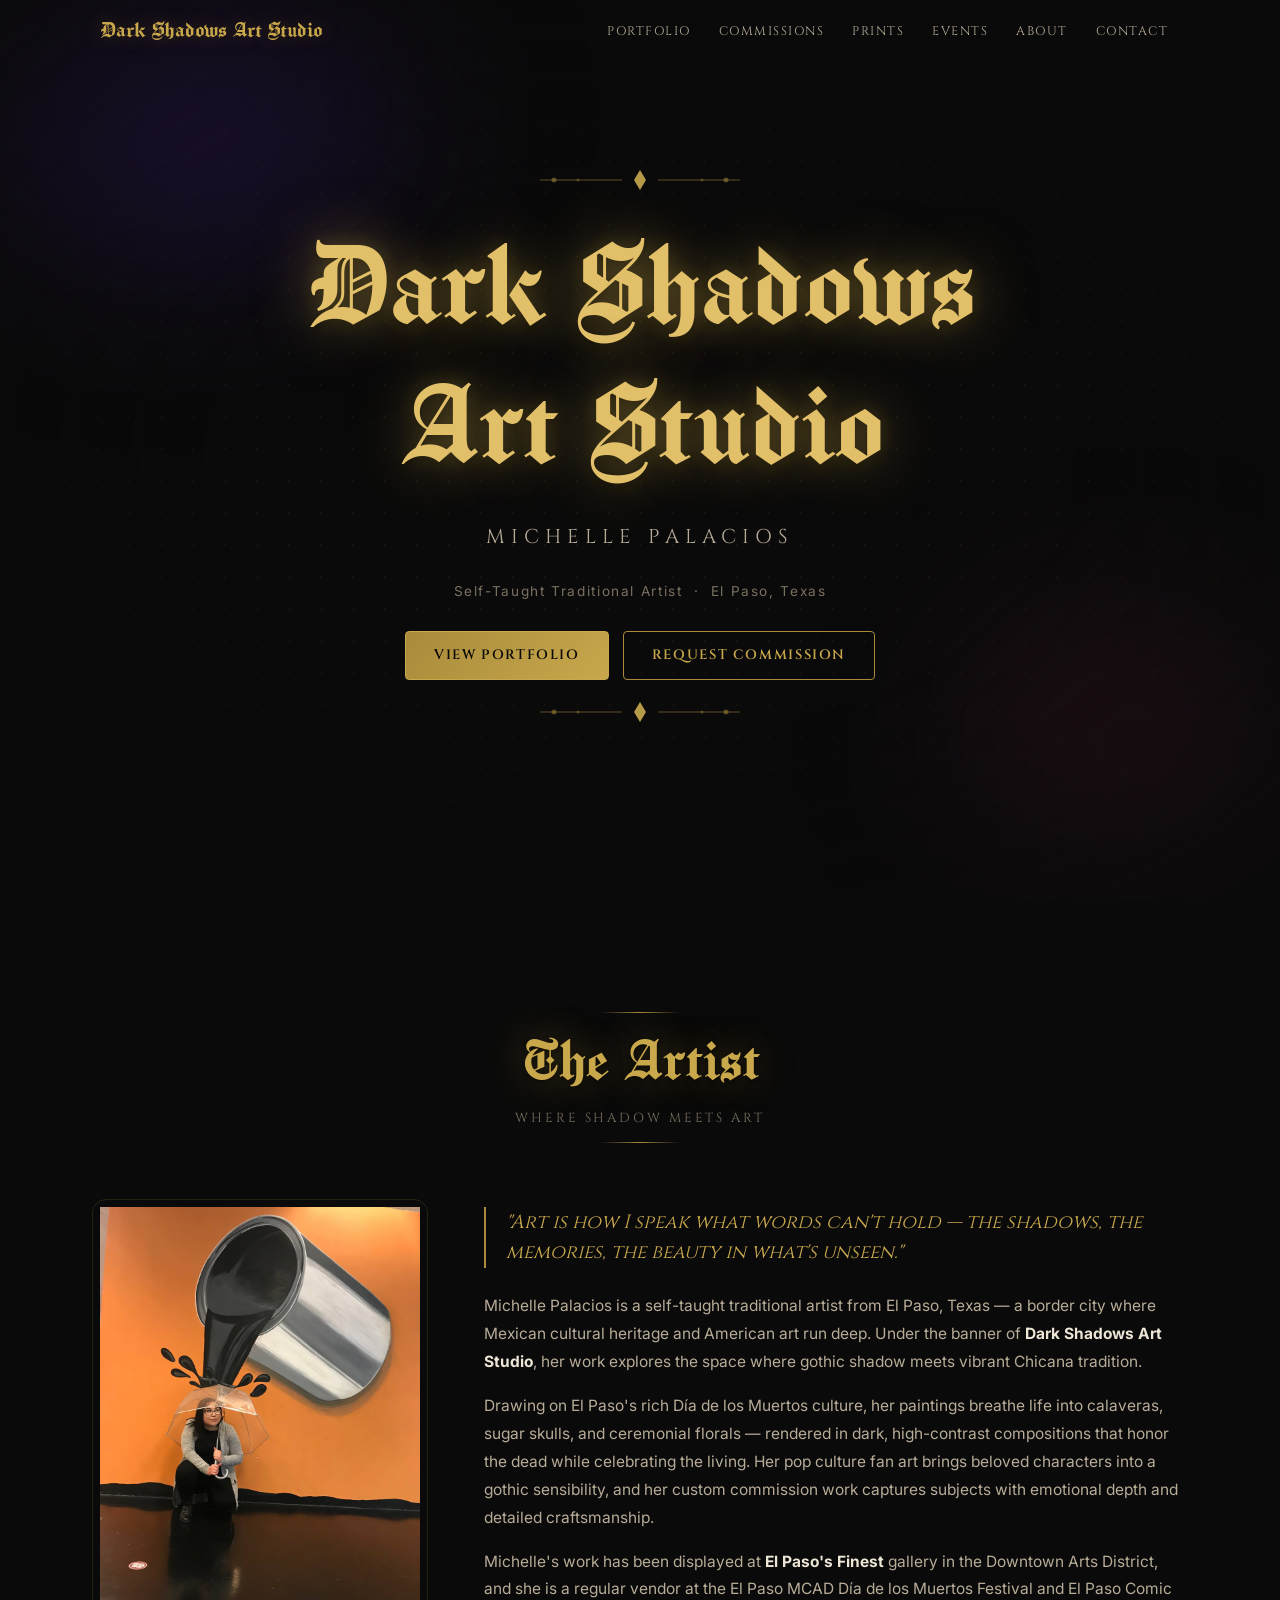
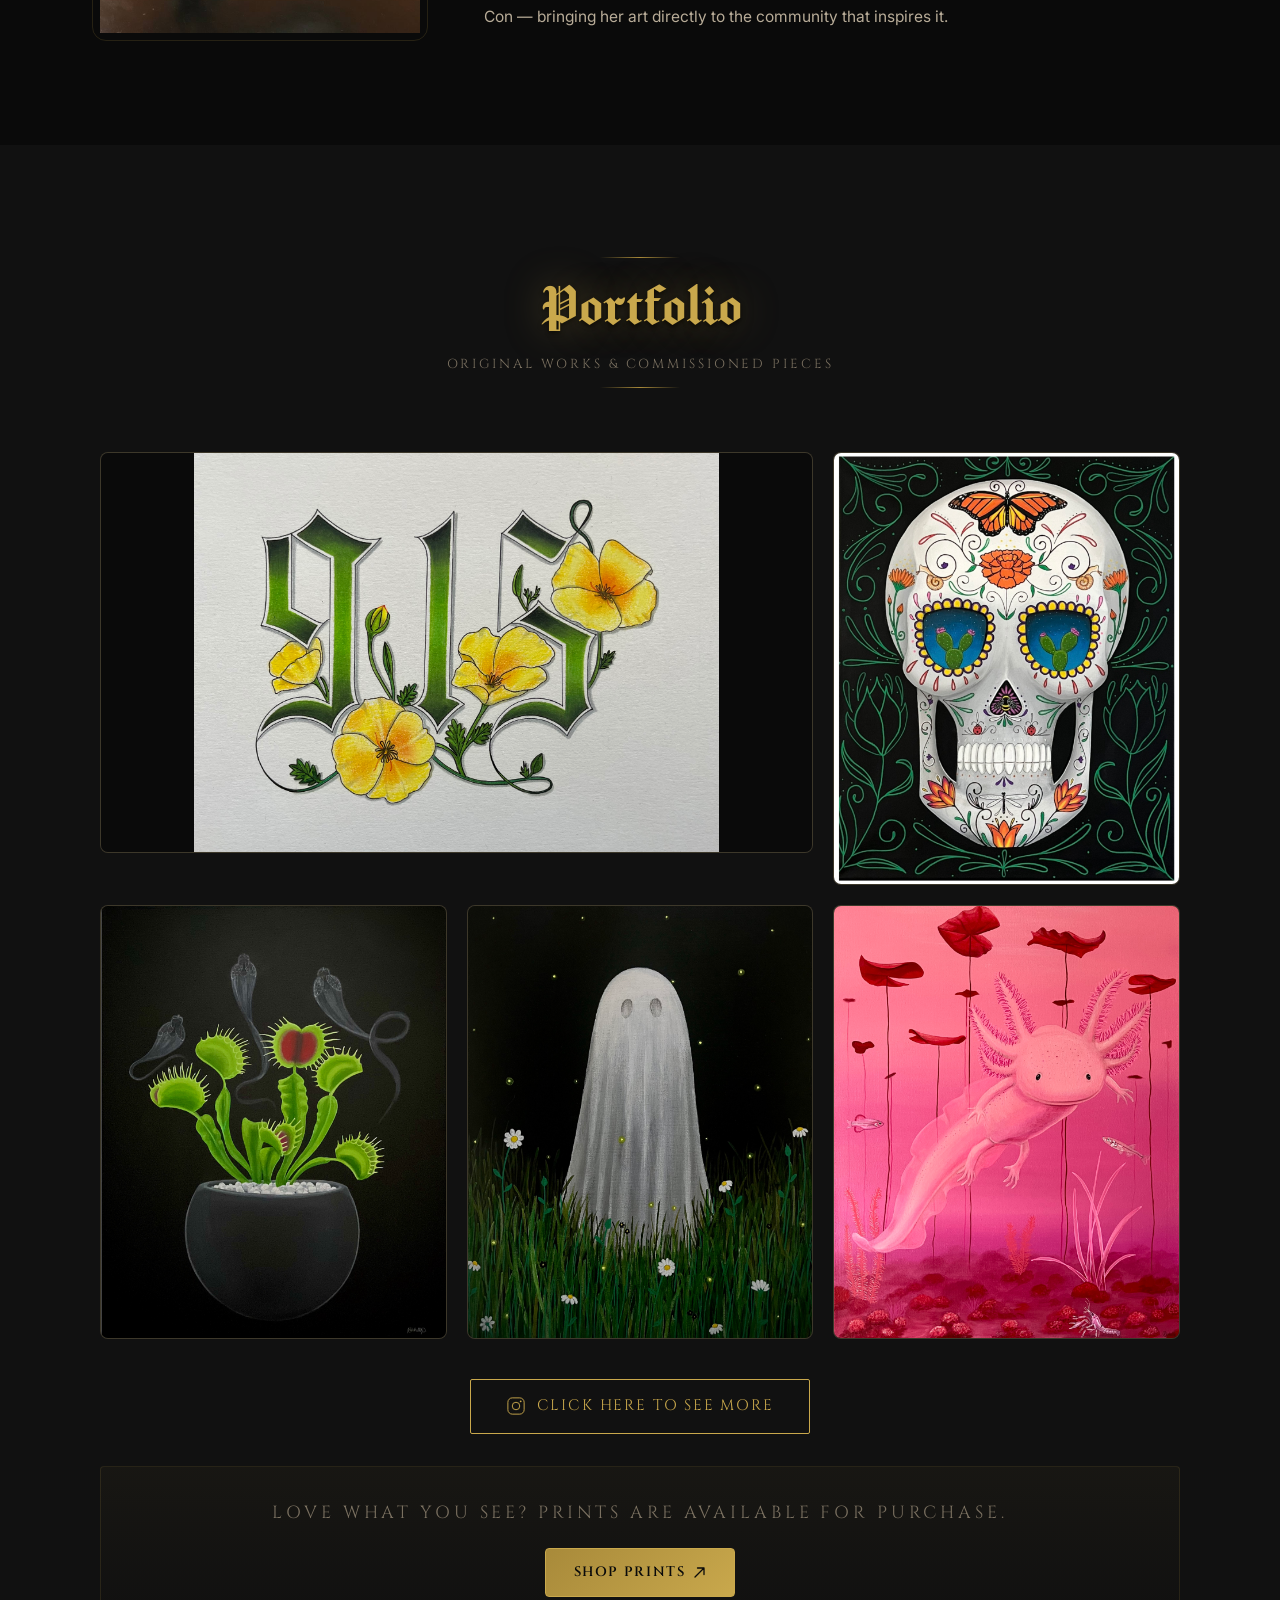
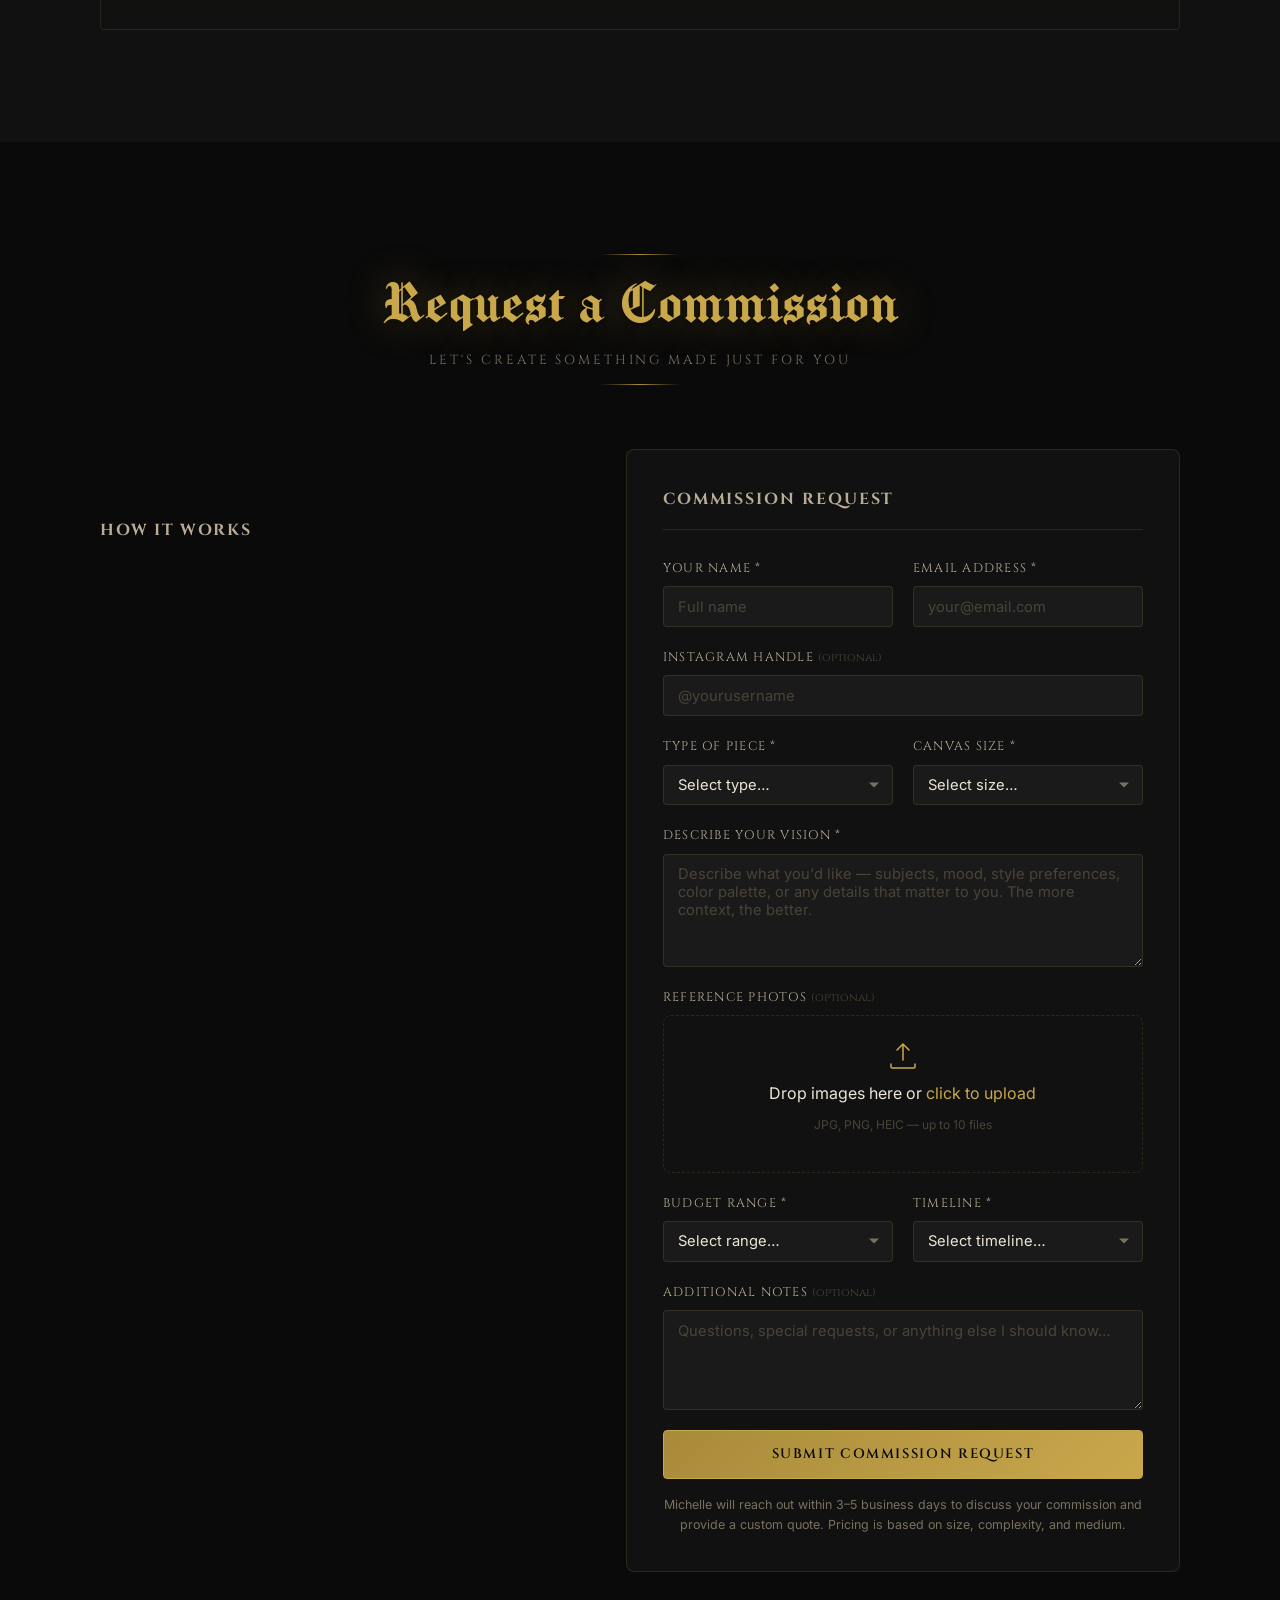
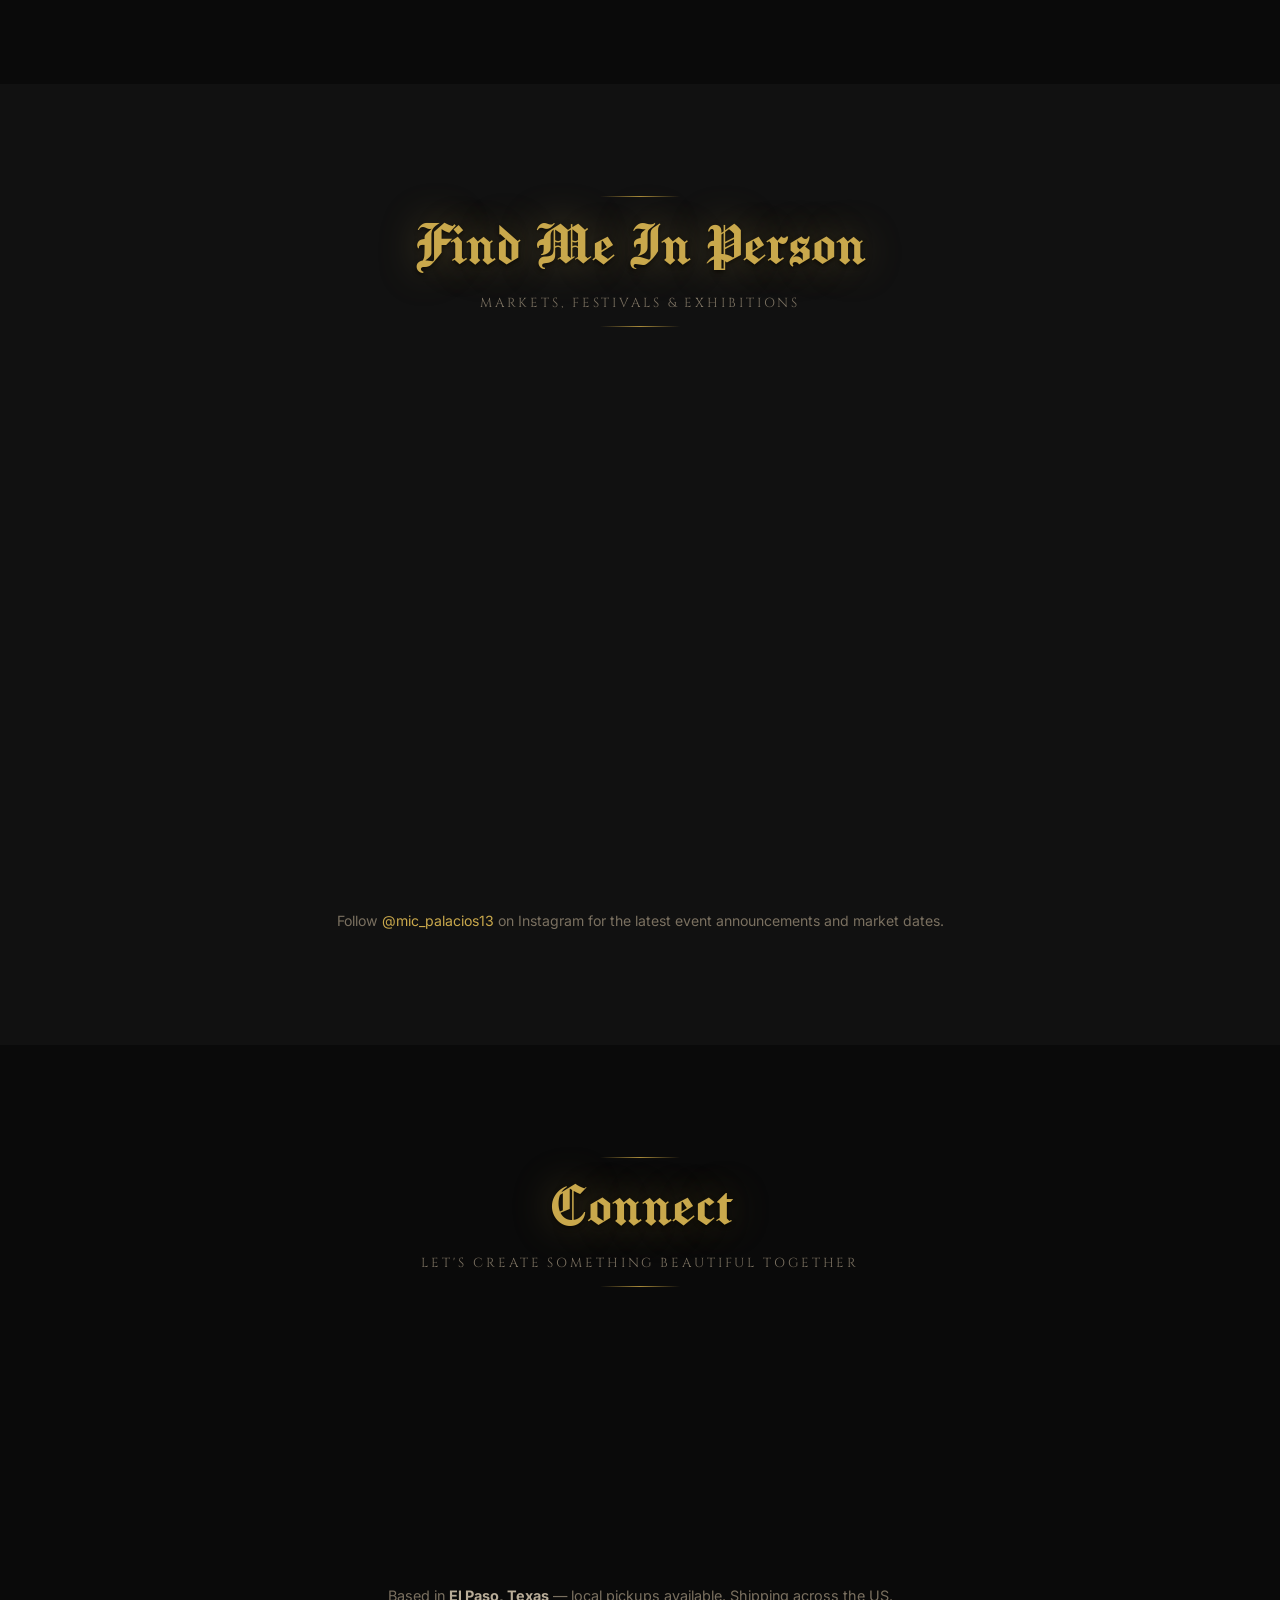
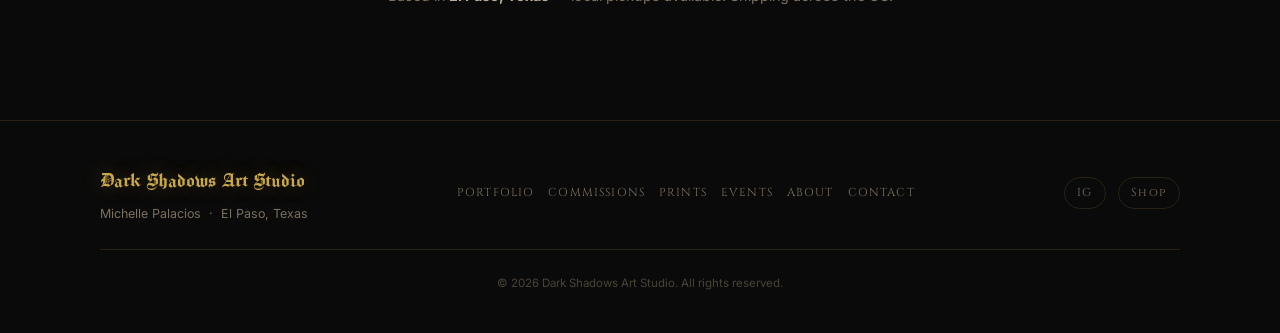
<file: index.html>
<!DOCTYPE html>
<html lang="en">
<head>
  <meta charset="UTF-8">
  <meta name="viewport" content="width=device-width, initial-scale=1.0">
  <meta name="description" content="Dark Shadows Art Studio — Michelle Palacios, self-taught traditional artist based in El Paso, Texas. Gothic, Día de los Muertos, and pop culture inspired original art, commissions, and prints.">
  <meta property="og:title" content="Dark Shadows Art Studio | Michelle Palacios">
  <meta property="og:description" content="Traditional artist from El Paso, TX. Original paintings, custom commissions, and prints.">
  <meta property="og:type" content="website">
  <title>Dark Shadows Art Studio | Michelle Palacios</title>

  <!-- Google Fonts -->
  <link rel="preconnect" href="https://fonts.googleapis.com">
  <link rel="preconnect" href="https://fonts.gstatic.com" crossorigin>
  <link href="https://fonts.googleapis.com/css2?family=Manufacturing+Consent&family=Cinzel:wght@400;600;700&family=Inter:ital,wght@0,300;0,400;0,500;0,600;1,400&display=swap" rel="stylesheet">

  <link rel="stylesheet" href="styles.css">
</head>
<body>

  <!-- ============================================================
       NAVIGATION
  ============================================================ -->
  <nav id="nav" aria-label="Main navigation">
    <div class="nav-inner container">
      <a href="#hero" class="nav-logo" aria-label="Dark Shadows Art Studio — Home">
        Dark Shadows Art Studio
      </a>

      <button class="nav-toggle" id="nav-toggle" aria-expanded="false" aria-controls="nav-links" aria-label="Toggle navigation menu">
        <span class="hamburger-line"></span>
        <span class="hamburger-line"></span>
        <span class="hamburger-line"></span>
      </button>

      <ul class="nav-links" id="nav-links" role="list">
        <li><a href="#gallery" class="nav-link">Portfolio</a></li>
        <li><a href="#commission" class="nav-link">Commissions</a></li>
        <li><a href="https://darkshadowsartstudio.square.site/" class="nav-link" target="_blank">Prints</a></li>
        <li><a href="#events" class="nav-link">Events</a></li>
        <li><a href="#about" class="nav-link">About</a></li>
        <li><a href="#contact" class="nav-link">Contact</a></li>
      </ul>
    </div>
  </nav>

  <main>

    <!-- ============================================================
         HERO
    ============================================================ -->
    <section id="hero" aria-label="Hero">
      <div class="hero-bg" aria-hidden="true">
        <div class="hero-glow hero-glow-1"></div>
        <div class="hero-glow hero-glow-2"></div>
        <div class="hero-pattern"></div>
        <div class="hero-vignette"></div>
      </div>

      <div class="hero-content">
        <div class="hero-ornament" aria-hidden="true">
          <svg width="200" height="24" viewBox="0 0 200 24" fill="none" xmlns="http://www.w3.org/2000/svg">
            <line x1="0" y1="12" x2="82" y2="12" stroke="#c9a84c" stroke-width="0.75" stroke-opacity="0.6"/>
            <polygon points="100,2 106,12 100,22 94,12" fill="#c9a84c" opacity="0.9"/>
            <line x1="118" y1="12" x2="200" y2="12" stroke="#c9a84c" stroke-width="0.75" stroke-opacity="0.6"/>
            <circle cx="14" cy="12" r="2.5" fill="#c9a84c" opacity="0.4"/>
            <circle cx="186" cy="12" r="2.5" fill="#c9a84c" opacity="0.4"/>
            <circle cx="38" cy="12" r="1.5" fill="#c9a84c" opacity="0.3"/>
            <circle cx="162" cy="12" r="1.5" fill="#c9a84c" opacity="0.3"/>
          </svg>
        </div>

        <h1 class="hero-title">
          <span class="hero-title-line">Dark Shadows</span>
          <span class="hero-title-line">Art Studio</span>
        </h1>

        <p class="hero-artist">Michelle Palacios</p>
        <p class="hero-tagline">Self-Taught Traditional Artist &nbsp;·&nbsp; El Paso, Texas</p>

        <div class="hero-cta" role="group" aria-label="Main calls to action">
          <a href="#gallery" class="btn btn-primary">View Portfolio</a>
          <a href="#commission" class="btn btn-outline">Request Commission</a>
        </div>

        <div class="hero-ornament hero-ornament-bottom" aria-hidden="true">
          <svg width="200" height="24" viewBox="0 0 200 24" fill="none" xmlns="http://www.w3.org/2000/svg">
            <line x1="0" y1="12" x2="82" y2="12" stroke="#c9a84c" stroke-width="0.75" stroke-opacity="0.6"/>
            <polygon points="100,2 106,12 100,22 94,12" fill="#c9a84c" opacity="0.9"/>
            <line x1="118" y1="12" x2="200" y2="12" stroke="#c9a84c" stroke-width="0.75" stroke-opacity="0.6"/>
            <circle cx="14" cy="12" r="2.5" fill="#c9a84c" opacity="0.4"/>
            <circle cx="186" cy="12" r="2.5" fill="#c9a84c" opacity="0.4"/>
            <circle cx="38" cy="12" r="1.5" fill="#c9a84c" opacity="0.3"/>
            <circle cx="162" cy="12" r="1.5" fill="#c9a84c" opacity="0.3"/>
          </svg>
        </div>
      </div>

    </section>

    <!-- ============================================================
         ABOUT
    ============================================================ -->
    <section id="about" aria-labelledby="about-heading">
      <div class="container">
        <div class="section-header">
          <div class="ornament-line" aria-hidden="true"></div>
          <h2 id="about-heading" class="section-title">The Artist</h2>
          <p class="section-subtitle">Where shadow meets art</p>
          <div class="ornament-line" aria-hidden="true"></div>
        </div>

        <div class="about-grid">
          <div class="about-photo-wrap">
            <img src="images/Michelle.jpg" alt="Michelle Palacios — Dark Shadows Art Studio" class="about-photo">
            <div class="about-photo-frame" aria-hidden="true"></div>
          </div>

          <div class="about-text">
            <blockquote class="about-quote">
              "Art is how I speak what words can't hold — the shadows, the memories, the beauty in what's unseen."
            </blockquote>

            <div class="about-bio">
              <p>Michelle Palacios is a self-taught traditional artist from El Paso, Texas — a border city where Mexican cultural heritage and American art run deep. Under the banner of <strong>Dark Shadows Art Studio</strong>, her work explores the space where gothic shadow meets vibrant Chicana tradition.</p>

              <p>Drawing on El Paso's rich Día de los Muertos culture, her paintings breathe life into calaveras, sugar skulls, and ceremonial florals — rendered in dark, high-contrast compositions that honor the dead while celebrating the living. Her pop culture fan art brings beloved characters into a gothic sensibility, and her custom commission work captures subjects with emotional depth and detailed craftsmanship.</p>

              <p>Michelle's work has been displayed at <strong>El Paso's Finest</strong> gallery in the Downtown Arts District, and she is a regular vendor at the El Paso MCAD Día de los Muertos Festival and El Paso Comic Con — bringing her art directly to the community that inspires it.</p>
            </div>

            <!-- Tags removed per client request -->
          </div>
        </div>
      </div>
    </section>

    <!-- ============================================================
         GALLERY / PORTFOLIO
    ============================================================ -->
    <section id="gallery" aria-labelledby="gallery-heading">
      <div class="container">
        <div class="section-header">
          <div class="ornament-line" aria-hidden="true"></div>
          <h2 id="gallery-heading" class="section-title">Portfolio</h2>
          <p class="section-subtitle">Original works &amp; commissioned pieces</p>
          <div class="ornament-line" aria-hidden="true"></div>
        </div>

        <!-- Gallery items are rendered by script.js -->
        <div class="gallery-grid" id="gallery-grid" role="list" aria-label="Art portfolio">
          <!-- JavaScript renders gallery items here -->
        </div>

        <div class="gallery-instagram-cta">
          <a href="https://www.instagram.com/mic_palacios13/" target="_blank" rel="noopener noreferrer" class="gallery-instagram-btn">
            <svg width="20" height="20" viewBox="0 0 32 32" fill="none" xmlns="http://www.w3.org/2000/svg" aria-hidden="true">
              <rect x="3" y="3" width="26" height="26" rx="7" stroke="currentColor" stroke-width="1.5"/>
              <circle cx="16" cy="16" r="6" stroke="currentColor" stroke-width="1.5"/>
              <circle cx="23.5" cy="8.5" r="1.5" fill="currentColor"/>
            </svg>
            Click here to see more
          </a>
        </div>

        <div class="gallery-shop-cta">
          <p class="gallery-shop-text">Love what you see? Prints are available for purchase.</p>
          <a href="https://darkshadowsartstudio.square.site/" class="btn btn-primary" target="_blank">
            Shop Prints
            <svg width="13" height="13" viewBox="0 0 13 13" fill="none" xmlns="http://www.w3.org/2000/svg" aria-hidden="true">
              <path d="M2 11L11 2M11 2H4.5M11 2V8.5" stroke="currentColor" stroke-width="1.3" stroke-linecap="round"/>
            </svg>
          </a>
        </div>
      </div>
    </section>

    <!-- ============================================================
         COMMISSION FORM
    ============================================================ -->
    <section id="commission" aria-labelledby="commission-heading">
      <div class="container">
        <div class="section-header">
          <div class="ornament-line" aria-hidden="true"></div>
          <h2 id="commission-heading" class="section-title">Request a Commission</h2>
          <p class="section-subtitle">Let's create something made just for you</p>
          <div class="ornament-line" aria-hidden="true"></div>
        </div>

        <div class="commission-layout">
          <div class="commission-info">
            <div class="commission-status" id="commission-status" data-status="open">
              <span class="status-dot" aria-hidden="true"></span>
              <span class="status-text">Currently Open for Commissions</span>
            </div>

            <h3>How It Works</h3>
            <ol class="commission-steps">
              <li>
                <span class="step-num">01</span>
                <div>
                  <strong>Submit your request</strong>
                  <p>Fill out the form with your idea, size, timeline, and any reference photos.</p>
                </div>
              </li>
              <li>
                <span class="step-num">02</span>
                <div>
                  <strong>Michelle reviews &amp; quotes</strong>
                  <p>She'll respond within 3–5 business days with a custom quote and timeline.</p>
                </div>
              </li>
              <li>
                <span class="step-num">03</span>
                <div>
                  <strong>Deposit &amp; creation begins</strong>
                  <p>A deposit secures your slot. Michelle keeps you updated throughout the process.</p>
                </div>
              </li>
              <li>
                <span class="step-num">04</span>
                <div>
                  <strong>Delivery &amp; final payment</strong>
                  <p>Once complete, you receive your one-of-a-kind original. Local pickup or shipping available.</p>
                </div>
              </li>
            </ol>

            <div class="commission-note-box">
              <p>Prefer to reach out directly? DM <a href="https://www.instagram.com/mic_palacios13/" target="_blank" rel="noopener noreferrer" class="link-gold">@mic_palacios13</a> on Instagram to start a conversation.</p>
            </div>
          </div>

          <div class="commission-form-wrap">
            <!--
              PRODUCTION SETUP:
              To receive form submissions by email, sign up at https://formspree.io
              and replace the action URL below with your form endpoint:
              <form id="commission-form" action="https://formspree.io/f/YOUR_ID" method="POST">
              The JavaScript will intercept the submit and show a success modal —
              remove the JS handler in script.js to use native Formspree submission.
            -->
            <form id="commission-form" action="https://formsubmit.co/Artist.micpalacios13@gmail.com" method="POST" novalidate aria-label="Commission request form">
              <input type="hidden" name="_subject" value="New Commission Request - Dark Shadows Art Studio">
              <input type="hidden" name="_captcha" value="false">
              <input type="hidden" name="_template" value="table">
              <input type="hidden" name="_next" value="https://contrerashector0-tech.github.io/mic-palacios-art/#commission">
              <h3 class="form-title">Commission Request</h3>

              <div class="form-row">
                <div class="form-group">
                  <label for="c-name">Your Name <span aria-hidden="true">*</span><span class="sr-only">(required)</span></label>
                  <input type="text" id="c-name" name="name" required autocomplete="name" placeholder="Full name">
                </div>
                <div class="form-group">
                  <label for="c-email">Email Address <span aria-hidden="true">*</span><span class="sr-only">(required)</span></label>
                  <input type="email" id="c-email" name="email" required autocomplete="email" placeholder="your@email.com">
                </div>
              </div>

              <div class="form-group">
                <label for="c-instagram">Instagram Handle <span class="label-optional">(optional)</span></label>
                <input type="text" id="c-instagram" name="instagram" placeholder="@yourusername">
              </div>

              <div class="form-row">
                <div class="form-group">
                  <label for="c-type">Type of Piece <span aria-hidden="true">*</span><span class="sr-only">(required)</span></label>
                  <div class="select-wrap">
                    <select id="c-type" name="type" required>
                      <option value="" disabled selected>Select type…</option>
                      <option value="original">Original Painting</option>
                      <option value="portrait">Custom Portrait</option>
                      <option value="dotd">Día de los Muertos Tribute</option>
                      <option value="memorial">Memorial Portrait</option>
                      <option value="fan-art">Fan Art</option>
                      <option value="gothic">Gothic Original</option>
                      <option value="pet">Pet Portrait</option>
                      <option value="other">Other (describe below)</option>
                    </select>
                  </div>
                </div>
                <div class="form-group">
                  <label for="c-size">Canvas Size <span aria-hidden="true">*</span><span class="sr-only">(required)</span></label>
                  <div class="select-wrap">
                    <select id="c-size" name="size" required>
                      <option value="" disabled selected>Select size…</option>
                      <option value="5x7">Small — 5″ × 7″</option>
                      <option value="8x10">Medium — 8″ × 10″</option>
                      <option value="11x14">Large — 11″ × 14″</option>
                      <option value="16x20">Extra Large — 16″ × 20″</option>
                      <option value="18x24">Statement — 18″ × 24″ or larger</option>
                      <option value="custom">Custom Size (specify below)</option>
                    </select>
                  </div>
                </div>
              </div>

              <div class="form-group">
                <label for="c-subject">Describe Your Vision <span aria-hidden="true">*</span><span class="sr-only">(required)</span></label>
                <textarea id="c-subject" name="subject" required rows="5"
                  placeholder="Describe what you'd like — subjects, mood, style preferences, color palette, or any details that matter to you. The more context, the better."></textarea>
              </div>

              <div class="form-group">
                <label for="c-reference">Reference Photos <span class="label-optional">(optional)</span></label>
                <div class="file-drop-zone" id="file-drop-zone">
                  <input type="file" id="c-reference" name="reference" multiple accept="image/*" class="file-input">
                  <div class="file-drop-label">
                    <svg width="32" height="32" viewBox="0 0 32 32" fill="none" xmlns="http://www.w3.org/2000/svg" aria-hidden="true">
                      <path d="M16 4L16 20M16 4L10 10M16 4L22 10" stroke="#c9a84c" stroke-width="1.5" stroke-linecap="round" stroke-linejoin="round"/>
                      <path d="M4 24v3a1 1 0 001 1h22a1 1 0 001-1v-3" stroke="#c9a84c" stroke-width="1.5" stroke-linecap="round"/>
                    </svg>
                    <span>Drop images here or <span class="link-gold">click to upload</span></span>
                    <span class="file-hint">JPG, PNG, HEIC — up to 10 files</span>
                  </div>
                  <div class="file-list" id="file-list" aria-live="polite"></div>
                </div>
              </div>

              <div class="form-row">
                <div class="form-group">
                  <label for="c-budget">Budget Range <span aria-hidden="true">*</span><span class="sr-only">(required)</span></label>
                  <div class="select-wrap">
                    <select id="c-budget" name="budget" required>
                      <option value="" disabled selected>Select range…</option>
                      <option value="under-100">Under $100</option>
                      <option value="100-200">$100 – $200</option>
                      <option value="200-350">$200 – $350</option>
                      <option value="350-500">$350 – $500</option>
                      <option value="500-plus">$500+</option>
                      <option value="flexible">Let's discuss</option>
                    </select>
                  </div>
                </div>
                <div class="form-group">
                  <label for="c-timeline">Timeline <span aria-hidden="true">*</span><span class="sr-only">(required)</span></label>
                  <div class="select-wrap">
                    <select id="c-timeline" name="timeline" required>
                      <option value="" disabled selected>Select timeline…</option>
                      <option value="2-4wks">2 – 4 weeks</option>
                      <option value="1-2mo">1 – 2 months</option>
                      <option value="3mo">About 3 months</option>
                      <option value="flexible">Flexible</option>
                      <option value="rush">Rush (fees may apply)</option>
                    </select>
                  </div>
                </div>
              </div>

              <div class="form-group">
                <label for="c-notes">Additional Notes <span class="label-optional">(optional)</span></label>
                <textarea id="c-notes" name="notes" rows="3"
                  placeholder="Questions, special requests, or anything else I should know…"></textarea>
              </div>

              <button type="submit" class="btn btn-primary btn-full">
                Submit Commission Request
              </button>

              <p class="form-footer-note">
                Michelle will reach out within 3–5 business days to discuss your commission and provide a custom quote. Pricing is based on size, complexity, and medium.
              </p>
            </form>
          </div>
        </div>
      </div>
    </section>

    <!-- ============================================================
         EVENTS
    ============================================================ -->
    <section id="events" aria-labelledby="events-heading">
      <div class="container">
        <div class="section-header">
          <div class="ornament-line" aria-hidden="true"></div>
          <h2 id="events-heading" class="section-title">Find Me In Person</h2>
          <p class="section-subtitle">Markets, festivals &amp; exhibitions</p>
          <div class="ornament-line" aria-hidden="true"></div>
        </div>

        <div class="events-grid">

          <article class="event-card" aria-label="Día de los Muertos Desfile & Festival 2026">
            <div class="event-date-badge" aria-hidden="true">
              <span class="event-month">DATE</span>
              <span class="event-day">TBD</span>
              <span class="event-year">&nbsp;</span>
            </div>
            <div class="event-body">
              <span class="event-tag">Festival</span>
              <h3>Día de los Muertos Desfile &amp; Festival</h3>
              <p class="event-location">
                <svg width="14" height="14" viewBox="0 0 14 14" fill="none" xmlns="http://www.w3.org/2000/svg" aria-hidden="true">
                  <path d="M7 1C4.791 1 3 2.791 3 5c0 3.314 4 8 4 8s4-4.686 4-8c0-2.209-1.791-4-4-4z" stroke="currentColor" stroke-width="1"/>
                  <circle cx="7" cy="5" r="1.5" stroke="currentColor" stroke-width="1"/>
                </svg>
                El Paso MCAD — El Paso, TX
              </p>
              <p class="event-desc">The annual celebration of Día de los Muertos with a community procession, live music, and a vibrant mercadito of local artists and vendors. Find Dark Shadows Art Studio at the market — original art, prints, and commission bookings.</p>
              <span class="event-status upcoming">Upcoming</span>
            </div>
          </article>

          <article class="event-card" aria-label="El Paso Comic Con 2026">
            <div class="event-date-badge" aria-hidden="true">
              <span class="event-month">DATE</span>
              <span class="event-day">TBD</span>
              <span class="event-year">&nbsp;</span>
            </div>
            <div class="event-body">
              <span class="event-tag">Convention</span>
              <h3>El Paso Comic Con</h3>
              <p class="event-location">
                <svg width="14" height="14" viewBox="0 0 14 14" fill="none" xmlns="http://www.w3.org/2000/svg" aria-hidden="true">
                  <path d="M7 1C4.791 1 3 2.791 3 5c0 3.314 4 8 4 8s4-4.686 4-8c0-2.209-1.791-4-4-4z" stroke="currentColor" stroke-width="1"/>
                  <circle cx="7" cy="5" r="1.5" stroke="currentColor" stroke-width="1"/>
                </svg>
                El Paso Convention Center — El Paso, TX
              </p>
              <p class="event-desc">The Southwest's premier fan convention. Visit the Dark Shadows Art Studio vendor table for original art, fan art prints, and on-site commission bookings. Cosplay welcome.</p>
              <span class="event-status tba">Dates TBA</span>
            </div>
          </article>

          <article class="event-card" aria-label="Holiday Art Market 2026">
            <div class="event-date-badge" aria-hidden="true">
              <span class="event-month">DATE</span>
              <span class="event-day">TBD</span>
              <span class="event-year">&nbsp;</span>
            </div>
            <div class="event-body">
              <span class="event-tag">Market</span>
              <h3>Holiday Art Market</h3>
              <p class="event-location">
                <svg width="14" height="14" viewBox="0 0 14 14" fill="none" xmlns="http://www.w3.org/2000/svg" aria-hidden="true">
                  <path d="M7 1C4.791 1 3 2.791 3 5c0 3.314 4 8 4 8s4-4.686 4-8c0-2.209-1.791-4-4-4z" stroke="currentColor" stroke-width="1"/>
                  <circle cx="7" cy="5" r="1.5" stroke="currentColor" stroke-width="1"/>
                </svg>
                Downtown El Paso Arts District
              </p>
              <p class="event-desc">Shop original artwork and prints for the holiday season. One-of-a-kind gifts from El Paso's local arts community. The perfect place to find a Dark Shadows piece for someone you love — or yourself.</p>
              <span class="event-status tba">TBA</span>
            </div>
          </article>

          <article class="event-card ongoing" aria-label="El Paso's Finest Gallery — ongoing display">
            <div class="event-date-badge ongoing-badge" aria-hidden="true">
              <span class="event-month">ON</span>
              <span class="event-day">NOW</span>
              <span class="event-year">OPEN</span>
            </div>
            <div class="event-body">
              <span class="event-tag ongoing-tag">Gallery</span>
              <h3>El Paso's Finest</h3>
              <p class="event-location">
                <svg width="14" height="14" viewBox="0 0 14 14" fill="none" xmlns="http://www.w3.org/2000/svg" aria-hidden="true">
                  <path d="M7 1C4.791 1 3 2.791 3 5c0 3.314 4 8 4 8s4-4.686 4-8c0-2.209-1.791-4-4-4z" stroke="currentColor" stroke-width="1"/>
                  <circle cx="7" cy="5" r="1.5" stroke="currentColor" stroke-width="1"/>
                </svg>
                314 N. Mesa St., El Paso, TX
              </p>
              <p class="event-desc">Original works and fine art prints by Michelle Palacios are on ongoing display and for sale at El Paso's Finest gallery — Downtown El Paso's hub for local artist work.</p>
              <span class="event-status ongoing-pill">Ongoing Display</span>
            </div>
          </article>

        </div>

        <p class="events-follow">
          Follow <a href="https://www.instagram.com/mic_palacios13/" target="_blank" rel="noopener noreferrer" class="link-gold">@mic_palacios13</a> on Instagram for the latest event announcements and market dates.
        </p>
      </div>
    </section>

    <!-- ============================================================
         CONTACT
    ============================================================ -->
    <section id="contact" aria-labelledby="contact-heading">
      <div class="container">
        <div class="section-header">
          <div class="ornament-line" aria-hidden="true"></div>
          <h2 id="contact-heading" class="section-title">Connect</h2>
          <p class="section-subtitle">Let's create something beautiful together</p>
          <div class="ornament-line" aria-hidden="true"></div>
        </div>

        <div class="contact-grid">

          <a href="https://www.instagram.com/mic_palacios13/" target="_blank" rel="noopener noreferrer" class="contact-card" aria-label="Follow on Instagram: @mic_palacios13">
            <div class="contact-card-icon" aria-hidden="true">
              <svg width="32" height="32" viewBox="0 0 32 32" fill="none" xmlns="http://www.w3.org/2000/svg">
                <rect x="3" y="3" width="26" height="26" rx="7" stroke="#c9a84c" stroke-width="1.5"/>
                <circle cx="16" cy="16" r="6" stroke="#c9a84c" stroke-width="1.5"/>
                <circle cx="23.5" cy="8.5" r="1.5" fill="#c9a84c"/>
              </svg>
            </div>
            <h3>Instagram</h3>
            <p>@mic_palacios13</p>
            <span class="contact-card-cta">Follow &amp; DM →</span>
          </a>


          <a href="https://www.instagram.com/shopepfinest/" target="_blank" rel="noopener noreferrer" class="contact-card" aria-label="El Paso's Finest Gallery: @shopepfinest">
            <div class="contact-card-icon" aria-hidden="true">
              <svg width="32" height="32" viewBox="0 0 32 32" fill="none" xmlns="http://www.w3.org/2000/svg">
                <path d="M6 13h20v14a1 1 0 01-1 1H7a1 1 0 01-1-1V13z" stroke="#c9a84c" stroke-width="1.5"/>
                <path d="M4 9l2 4h20l2-4H4z" stroke="#c9a84c" stroke-width="1.5" stroke-linejoin="round"/>
                <path d="M12 27v-8h8v8" stroke="#c9a84c" stroke-width="1.5" stroke-linejoin="round"/>
                <path d="M12 9V6a4 4 0 018 0v3" stroke="#c9a84c" stroke-width="1.5"/>
              </svg>
            </div>
            <h3>El Paso's Finest</h3>
            <p>@shopepfinest</p>
            <span class="contact-card-cta">Shop Gallery →</span>
          </a>

          <a href="#commission" class="contact-card contact-card-cta-card" aria-label="Request a commission">
            <div class="contact-card-icon" aria-hidden="true">
              <svg width="32" height="32" viewBox="0 0 32 32" fill="none" xmlns="http://www.w3.org/2000/svg">
                <path d="M4 6h24v20H4V6z" stroke="#c9a84c" stroke-width="1.5" stroke-linejoin="round"/>
                <path d="M10 12h12M10 17h8M10 22h6" stroke="#c9a84c" stroke-width="1.5" stroke-linecap="round"/>
              </svg>
            </div>
            <h3>Commission</h3>
            <p>Custom artwork</p>
            <span class="contact-card-cta">Request Now →</span>
          </a>

        </div>

        <div class="contact-location">
          <p>Based in <strong>El Paso, Texas</strong> — local pickups available. Shipping across the US.</p>
        </div>
      </div>
    </section>

  </main>

  <!-- ============================================================
       FOOTER
  ============================================================ -->
  <footer id="footer" role="contentinfo">
    <div class="container footer-inner">
      <div class="footer-brand">
        <span class="footer-logo" aria-label="Dark Shadows Art Studio">Dark Shadows Art Studio</span>
        <p class="footer-tagline">Michelle Palacios &nbsp;·&nbsp; El Paso, Texas</p>
      </div>

      <nav class="footer-nav" aria-label="Footer navigation">
        <a href="#gallery">Portfolio</a>
        <a href="#commission">Commissions</a>
        <a href="https://darkshadowsartstudio.square.site/" target="_blank">Prints</a>
        <a href="#events">Events</a>
        <a href="#about">About</a>
        <a href="#contact">Contact</a>
      </nav>

      <div class="footer-social" aria-label="Social media links">
        <a href="https://www.instagram.com/mic_palacios13/" target="_blank" rel="noopener noreferrer" aria-label="Instagram @mic_palacios13">IG</a>
        <a href="https://www.instagram.com/shopepfinest/" target="_blank" rel="noopener noreferrer" aria-label="El Paso's Finest Gallery">Shop</a>
      </div>

      <p class="footer-copy">
        &copy; <span id="footer-year"></span> Dark Shadows Art Studio. All rights reserved.
      </p>
    </div>
  </footer>

  <!-- ============================================================
       LIGHTBOX
  ============================================================ -->
  <div id="lightbox" class="lightbox" role="dialog" aria-modal="true" aria-label="Artwork viewer" hidden>
    <div class="lightbox-overlay" id="lightbox-overlay"></div>
    <div class="lightbox-inner">
      <button class="lightbox-close" id="lightbox-close" aria-label="Close artwork viewer">
        <svg width="24" height="24" viewBox="0 0 24 24" fill="none" xmlns="http://www.w3.org/2000/svg" aria-hidden="true">
          <path d="M18 6L6 18M6 6l12 12" stroke="currentColor" stroke-width="1.5" stroke-linecap="round"/>
        </svg>
      </button>

      <button class="lightbox-nav lightbox-prev" id="lightbox-prev" aria-label="Previous artwork">
        <svg width="24" height="24" viewBox="0 0 24 24" fill="none" xmlns="http://www.w3.org/2000/svg" aria-hidden="true">
          <path d="M15 18l-6-6 6-6" stroke="currentColor" stroke-width="1.5" stroke-linecap="round" stroke-linejoin="round"/>
        </svg>
      </button>

      <div class="lightbox-content">
        <div class="lightbox-img-wrap" id="lightbox-img-wrap">
          <!-- Populated by JS -->
        </div>
        <div class="lightbox-info" id="lightbox-info">
          <span class="lightbox-category" id="lightbox-category"></span>
          <h2 class="lightbox-title" id="lightbox-title"></h2>
          <p class="lightbox-medium" id="lightbox-medium"></p>
          <p class="lightbox-desc" id="lightbox-desc"></p>
          <a href="#commission" class="btn btn-outline btn-sm lightbox-commission-btn" id="lightbox-commission-btn">Commission Similar Work</a>
        </div>
      </div>

      <button class="lightbox-nav lightbox-next" id="lightbox-next" aria-label="Next artwork">
        <svg width="24" height="24" viewBox="0 0 24 24" fill="none" xmlns="http://www.w3.org/2000/svg" aria-hidden="true">
          <path d="M9 18l6-6-6-6" stroke="currentColor" stroke-width="1.5" stroke-linecap="round" stroke-linejoin="round"/>
        </svg>
      </button>
    </div>
  </div>

  <!-- ============================================================
       SUCCESS MODALS
  ============================================================ -->
  <div id="commission-success" class="success-modal" role="dialog" aria-modal="true" aria-label="Commission request sent" hidden>
    <div class="success-modal-box">
      <div class="success-icon" aria-hidden="true">
        <svg width="48" height="48" viewBox="0 0 48 48" fill="none" xmlns="http://www.w3.org/2000/svg">
          <circle cx="24" cy="24" r="22" stroke="#c9a84c" stroke-width="1.5"/>
          <path d="M14 24l7 7 13-13" stroke="#c9a84c" stroke-width="2" stroke-linecap="round" stroke-linejoin="round"/>
        </svg>
      </div>
      <h3>Request Received!</h3>
      <p>Thank you for your commission inquiry. Michelle will review your request and get back to you within 3–5 business days.</p>
      <p class="success-note">In the meantime, follow <a href="https://www.instagram.com/mic_palacios13/" target="_blank" rel="noopener noreferrer" class="link-gold">@mic_palacios13</a> for updates on current work.</p>
      <button class="btn btn-outline" id="commission-success-close">Close</button>
    </div>
  </div>

  <script src="script.js"></script>
</body>
</html>
</file>
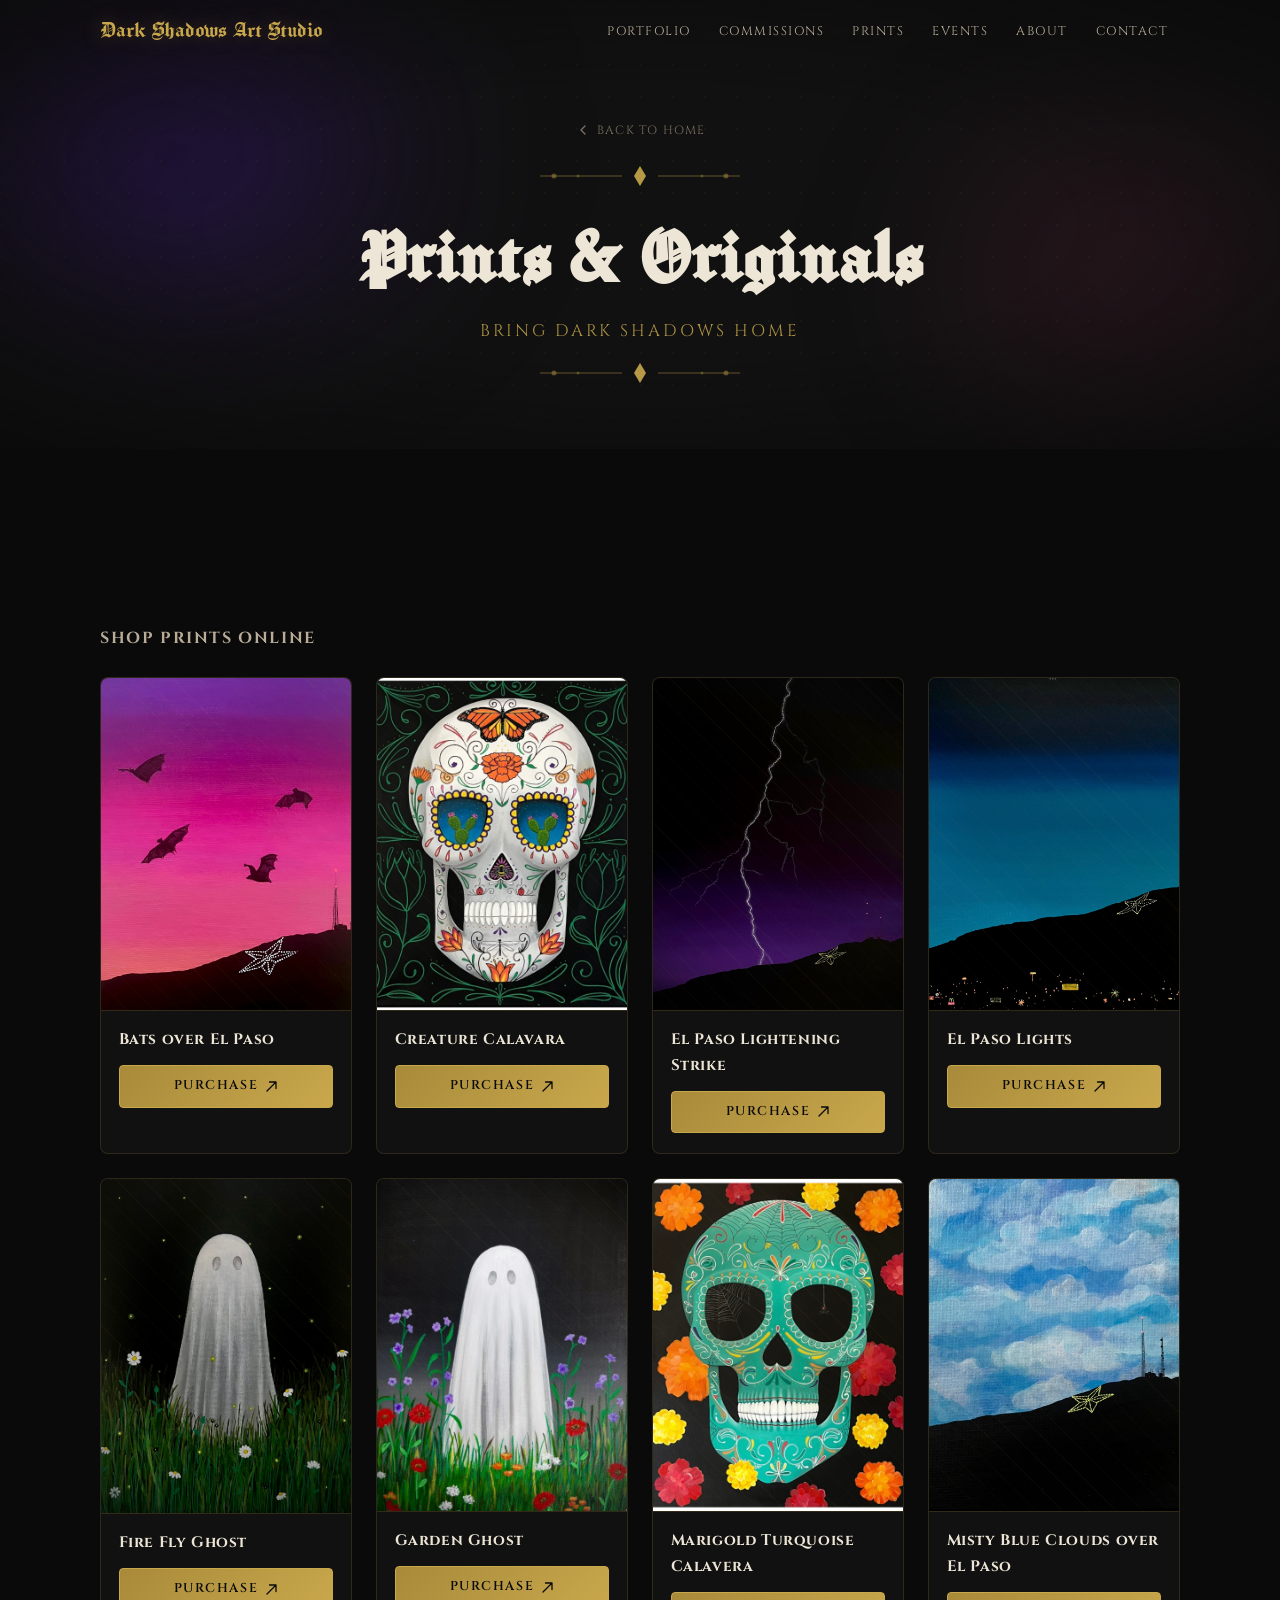
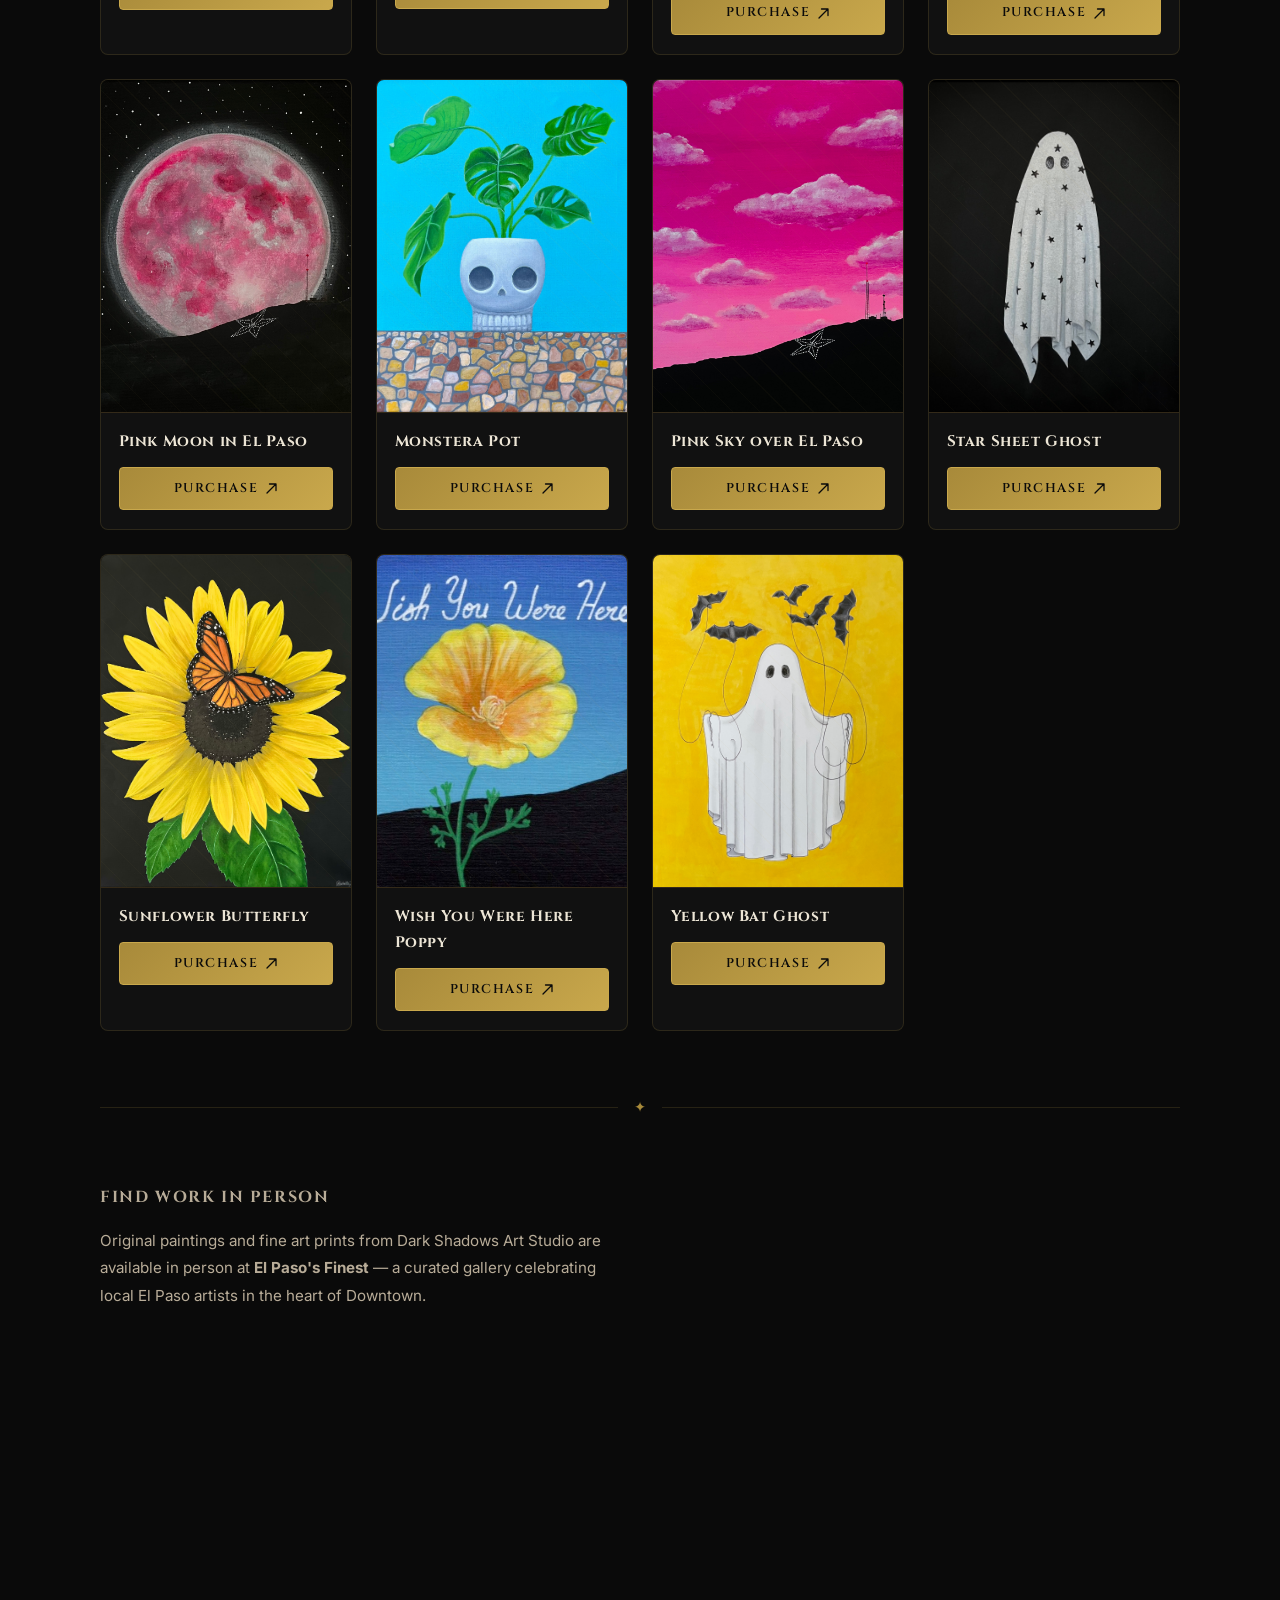
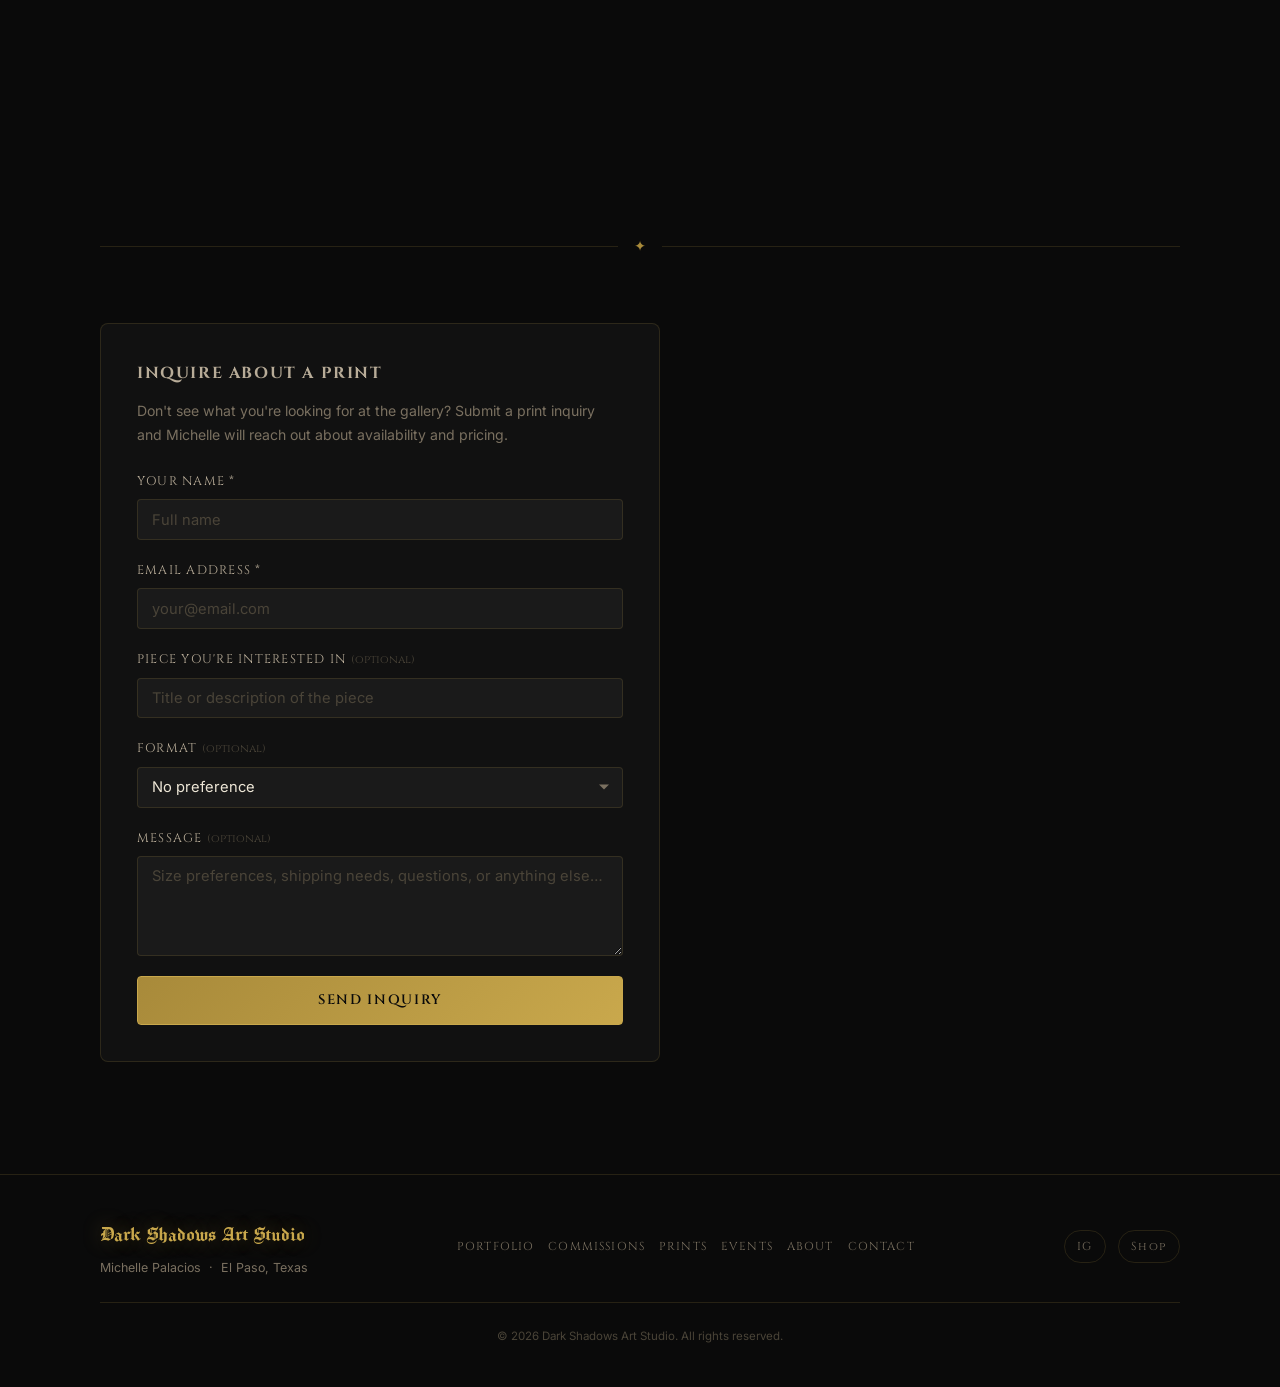
<file: prints.html>
<!DOCTYPE html>
<html lang="en">
<head>
  <meta charset="UTF-8">
  <meta name="viewport" content="width=device-width, initial-scale=1.0">
  <meta name="description" content="Dark Shadows Art Studio — Shop prints and originals by Michelle Palacios. Fine art prints and original paintings available online and at El Paso's Finest gallery.">
  <meta property="og:title" content="Prints &amp; Originals | Dark Shadows Art Studio">
  <meta property="og:description" content="Shop fine art prints and original paintings by Michelle Palacios of Dark Shadows Art Studio.">
  <meta property="og:type" content="website">
  <title>Prints &amp; Originals | Dark Shadows Art Studio</title>

  <!-- Google Fonts -->
  <link rel="preconnect" href="https://fonts.googleapis.com">
  <link rel="preconnect" href="https://fonts.gstatic.com" crossorigin>
  <link href="https://fonts.googleapis.com/css2?family=Manufacturing+Consent&family=Cinzel:wght@400;600;700&family=Inter:ital,wght@0,300;0,400;0,500;0,600;1,400&display=swap" rel="stylesheet">

  <link rel="stylesheet" href="styles.css">
</head>
<body>

  <!-- ============================================================
       NAVIGATION
  ============================================================ -->
  <nav id="nav" aria-label="Main navigation">
    <div class="nav-inner container">
      <a href="index.html" class="nav-logo" aria-label="Dark Shadows Art Studio — Home">
        Dark Shadows Art Studio
      </a>

      <button class="nav-toggle" id="nav-toggle" aria-expanded="false" aria-controls="nav-links" aria-label="Toggle navigation menu">
        <span class="hamburger-line"></span>
        <span class="hamburger-line"></span>
        <span class="hamburger-line"></span>
      </button>

      <ul class="nav-links" id="nav-links" role="list">
        <li><a href="index.html#gallery" class="nav-link">Portfolio</a></li>
        <li><a href="index.html#commission" class="nav-link">Commissions</a></li>
        <li><a href="prints.html" class="nav-link active">Prints</a></li>
        <li><a href="index.html#events" class="nav-link">Events</a></li>
        <li><a href="index.html#about" class="nav-link">About</a></li>
        <li><a href="index.html#contact" class="nav-link">Contact</a></li>
      </ul>
    </div>
  </nav>

  <main>

    <!-- ============================================================
         PAGE HERO
    ============================================================ -->
    <section class="prints-page-hero" aria-label="Prints page header">
      <div class="prints-page-hero-bg" aria-hidden="true">
        <div class="hero-glow hero-glow-1"></div>
        <div class="hero-glow hero-glow-2"></div>
        <div class="hero-pattern"></div>
        <div class="hero-vignette"></div>
      </div>
      <div class="prints-page-hero-content">
        <a href="index.html" class="prints-back-link" aria-label="Back to home">
          <svg width="16" height="16" viewBox="0 0 16 16" fill="none" xmlns="http://www.w3.org/2000/svg" aria-hidden="true">
            <path d="M10 12L6 8l4-4" stroke="currentColor" stroke-width="1.4" stroke-linecap="round" stroke-linejoin="round"/>
          </svg>
          Back to Home
        </a>
        <div class="hero-ornament" aria-hidden="true">
          <svg width="200" height="24" viewBox="0 0 200 24" fill="none" xmlns="http://www.w3.org/2000/svg">
            <line x1="0" y1="12" x2="82" y2="12" stroke="#c9a84c" stroke-width="0.75" stroke-opacity="0.6"/>
            <polygon points="100,2 106,12 100,22 94,12" fill="#c9a84c" opacity="0.9"/>
            <line x1="118" y1="12" x2="200" y2="12" stroke="#c9a84c" stroke-width="0.75" stroke-opacity="0.6"/>
            <circle cx="14" cy="12" r="2.5" fill="#c9a84c" opacity="0.4"/>
            <circle cx="186" cy="12" r="2.5" fill="#c9a84c" opacity="0.4"/>
            <circle cx="38" cy="12" r="1.5" fill="#c9a84c" opacity="0.3"/>
            <circle cx="162" cy="12" r="1.5" fill="#c9a84c" opacity="0.3"/>
          </svg>
        </div>
        <h1 class="prints-page-title">Prints &amp; Originals</h1>
        <p class="prints-page-subtitle">Bring Dark Shadows home</p>
        <div class="hero-ornament" aria-hidden="true">
          <svg width="200" height="24" viewBox="0 0 200 24" fill="none" xmlns="http://www.w3.org/2000/svg">
            <line x1="0" y1="12" x2="82" y2="12" stroke="#c9a84c" stroke-width="0.75" stroke-opacity="0.6"/>
            <polygon points="100,2 106,12 100,22 94,12" fill="#c9a84c" opacity="0.9"/>
            <line x1="118" y1="12" x2="200" y2="12" stroke="#c9a84c" stroke-width="0.75" stroke-opacity="0.6"/>
            <circle cx="14" cy="12" r="2.5" fill="#c9a84c" opacity="0.4"/>
            <circle cx="186" cy="12" r="2.5" fill="#c9a84c" opacity="0.4"/>
            <circle cx="38" cy="12" r="1.5" fill="#c9a84c" opacity="0.3"/>
            <circle cx="162" cy="12" r="1.5" fill="#c9a84c" opacity="0.3"/>
          </svg>
        </div>
      </div>
    </section>

    <!-- ============================================================
         PRINTS CONTENT
    ============================================================ -->
    <section id="prints" aria-labelledby="prints-heading">
      <div class="container">

        <!-- Hidden h2 for accessibility / section identity -->
        <h2 id="prints-heading" class="sr-only">Prints &amp; Originals</h2>

        <!-- ── Shop Prints Online ── -->
        <div class="prints-shop-section">
          <h3 class="prints-shop-heading">Shop Prints Online</h3>
          <div class="prints-shop-grid">

            <!-- PRINT CARD — Bats over El Paso -->
            <div class="print-card">
              <div class="print-card-image">
                <img src="images/prints/Bats over el paso.jpg" alt="Bats over El Paso by Michelle Palacios - Dark Shadows Art Studio" loading="lazy">
              </div>
              <div class="print-card-body">
                <h4 class="print-card-title">Bats over El Paso</h4>
                <a href="https://square.link/u/mckByjbO" target="_blank" rel="noopener noreferrer" class="btn btn-primary print-card-btn" aria-label="Purchase Bats over El Paso print">
                  Purchase
                  <svg width="13" height="13" viewBox="0 0 13 13" fill="none" xmlns="http://www.w3.org/2000/svg" aria-hidden="true">
                    <path d="M2 11L11 2M11 2H4.5M11 2V8.5" stroke="currentColor" stroke-width="1.3" stroke-linecap="round"/>
                  </svg>
                </a>
              </div>
            </div>
            <!-- END PRINT CARD -->

            <!-- Blue Pink El Paso Sky — REMOVED (image deleted) -->

            <!-- PRINT CARD — Creature Calavara -->
            <div class="print-card">
              <div class="print-card-image">
                <img src="images/prints/Creature Calavara.jpg" alt="Creature Calavara by Michelle Palacios - Dark Shadows Art Studio" loading="lazy">
              </div>
              <div class="print-card-body">
                <h4 class="print-card-title">Creature Calavara</h4>
                <a href="https://square.link/u/UfU0l75r" target="_blank" rel="noopener noreferrer" class="btn btn-primary print-card-btn" aria-label="Purchase Creature Calavara print">
                  Purchase
                  <svg width="13" height="13" viewBox="0 0 13 13" fill="none" xmlns="http://www.w3.org/2000/svg" aria-hidden="true">
                    <path d="M2 11L11 2M11 2H4.5M11 2V8.5" stroke="currentColor" stroke-width="1.3" stroke-linecap="round"/>
                  </svg>
                </a>
              </div>
            </div>
            <!-- END PRINT CARD -->

            <!-- PRINT CARD — El Paso Lightening Strike -->
            <div class="print-card">
              <div class="print-card-image">
                <img src="images/prints/El Paso Lightening Strike.jpg" alt="El Paso Lightening Strike by Michelle Palacios - Dark Shadows Art Studio" loading="lazy">
              </div>
              <div class="print-card-body">
                <h4 class="print-card-title">El Paso Lightening Strike</h4>
                <a href="https://square.link/u/vUqY4mTY" target="_blank" rel="noopener noreferrer" class="btn btn-primary print-card-btn" aria-label="Purchase El Paso Lightening Strike print">
                  Purchase
                  <svg width="13" height="13" viewBox="0 0 13 13" fill="none" xmlns="http://www.w3.org/2000/svg" aria-hidden="true">
                    <path d="M2 11L11 2M11 2H4.5M11 2V8.5" stroke="currentColor" stroke-width="1.3" stroke-linecap="round"/>
                  </svg>
                </a>
              </div>
            </div>
            <!-- END PRINT CARD -->

            <!-- PRINT CARD — El Paso Lights -->
            <div class="print-card">
              <div class="print-card-image">
                <img src="images/prints/El Paso Lights.jpg" alt="El Paso Lights by Michelle Palacios - Dark Shadows Art Studio" loading="lazy">
              </div>
              <div class="print-card-body">
                <h4 class="print-card-title">El Paso Lights</h4>
                <a href="https://square.link/u/abIeGGD5" target="_blank" rel="noopener noreferrer" class="btn btn-primary print-card-btn" aria-label="Purchase El Paso Lights print">
                  Purchase
                  <svg width="13" height="13" viewBox="0 0 13 13" fill="none" xmlns="http://www.w3.org/2000/svg" aria-hidden="true">
                    <path d="M2 11L11 2M11 2H4.5M11 2V8.5" stroke="currentColor" stroke-width="1.3" stroke-linecap="round"/>
                  </svg>
                </a>
              </div>
            </div>
            <!-- END PRINT CARD -->

            <!-- PRINT CARD — Fire Fly Ghost -->
            <div class="print-card">
              <div class="print-card-image">
                <img src="images/prints/Fire Fly ghost.jpeg" alt="Fire Fly Ghost by Michelle Palacios - Dark Shadows Art Studio" loading="lazy">
              </div>
              <div class="print-card-body">
                <h4 class="print-card-title">Fire Fly Ghost</h4>
                <a href="https://square.link/u/aGZt4iRL" target="_blank" rel="noopener noreferrer" class="btn btn-primary print-card-btn" aria-label="Purchase Fire Fly Ghost print">
                  Purchase
                  <svg width="13" height="13" viewBox="0 0 13 13" fill="none" xmlns="http://www.w3.org/2000/svg" aria-hidden="true">
                    <path d="M2 11L11 2M11 2H4.5M11 2V8.5" stroke="currentColor" stroke-width="1.3" stroke-linecap="round"/>
                  </svg>
                </a>
              </div>
            </div>
            <!-- END PRINT CARD -->

            <!-- PRINT CARD — Garden Ghost -->
            <div class="print-card">
              <div class="print-card-image">
                <img src="images/prints/Garden Ghost.jpg" alt="Garden Ghost by Michelle Palacios - Dark Shadows Art Studio" loading="lazy">
              </div>
              <div class="print-card-body">
                <h4 class="print-card-title">Garden Ghost</h4>
                <a href="https://square.link/u/OboWQzX6" target="_blank" rel="noopener noreferrer" class="btn btn-primary print-card-btn" aria-label="Purchase Garden Ghost print">
                  Purchase
                  <svg width="13" height="13" viewBox="0 0 13 13" fill="none" xmlns="http://www.w3.org/2000/svg" aria-hidden="true">
                    <path d="M2 11L11 2M11 2H4.5M11 2V8.5" stroke="currentColor" stroke-width="1.3" stroke-linecap="round"/>
                  </svg>
                </a>
              </div>
            </div>
            <!-- END PRINT CARD -->

            <!-- PRINT CARD — Marigold Turquoise Calavera -->
            <div class="print-card">
              <div class="print-card-image">
                <img src="images/prints/Marigold Turquoise Calavera.jpg" alt="Marigold Turquoise Calavera by Michelle Palacios - Dark Shadows Art Studio" loading="lazy">
              </div>
              <div class="print-card-body">
                <h4 class="print-card-title">Marigold Turquoise Calavera</h4>
                <a href="https://square.link/u/IDQLdq5B" target="_blank" rel="noopener noreferrer" class="btn btn-primary print-card-btn" aria-label="Purchase Marigold Turquoise Calavera print">
                  Purchase
                  <svg width="13" height="13" viewBox="0 0 13 13" fill="none" xmlns="http://www.w3.org/2000/svg" aria-hidden="true">
                    <path d="M2 11L11 2M11 2H4.5M11 2V8.5" stroke="currentColor" stroke-width="1.3" stroke-linecap="round"/>
                  </svg>
                </a>
              </div>
            </div>
            <!-- END PRINT CARD -->

            <!-- PRINT CARD — Misty Blue Clouds over El Paso -->
            <div class="print-card">
              <div class="print-card-image">
                <img src="images/prints/Misty Blue Clouds over el paso.jpg" alt="Misty Blue Clouds over El Paso by Michelle Palacios - Dark Shadows Art Studio" loading="lazy">
              </div>
              <div class="print-card-body">
                <h4 class="print-card-title">Misty Blue Clouds over El Paso</h4>
                <a href="https://square.link/u/1v3dhBnD" target="_blank" rel="noopener noreferrer" class="btn btn-primary print-card-btn" aria-label="Purchase Misty Blue Clouds over El Paso print">
                  Purchase
                  <svg width="13" height="13" viewBox="0 0 13 13" fill="none" xmlns="http://www.w3.org/2000/svg" aria-hidden="true">
                    <path d="M2 11L11 2M11 2H4.5M11 2V8.5" stroke="currentColor" stroke-width="1.3" stroke-linecap="round"/>
                  </svg>
                </a>
              </div>
            </div>
            <!-- END PRINT CARD -->

            <!-- PRINT CARD — Pink Moon in El Paso -->
            <div class="print-card">
              <div class="print-card-image">
                <img src="images/prints/Pink Moon in El Paso.jpg" alt="Pink Moon in El Paso by Michelle Palacios - Dark Shadows Art Studio" loading="lazy">
              </div>
              <div class="print-card-body">
                <h4 class="print-card-title">Pink Moon in El Paso</h4>
                <a href="https://square.link/u/4Qo3LaZO" target="_blank" rel="noopener noreferrer" class="btn btn-primary print-card-btn" aria-label="Purchase Pink Moon in El Paso print">
                  Purchase
                  <svg width="13" height="13" viewBox="0 0 13 13" fill="none" xmlns="http://www.w3.org/2000/svg" aria-hidden="true">
                    <path d="M2 11L11 2M11 2H4.5M11 2V8.5" stroke="currentColor" stroke-width="1.3" stroke-linecap="round"/>
                  </svg>
                </a>
              </div>
            </div>
            <!-- END PRINT CARD -->

            <!-- PRINT CARD — Monstera Pot -->
            <div class="print-card">
              <div class="print-card-image">
                <img src="images/prints/Monstera pot.jpg" alt="Monstera Pot by Michelle Palacios - Dark Shadows Art Studio" loading="lazy">
              </div>
              <div class="print-card-body">
                <h4 class="print-card-title">Monstera Pot</h4>
                <a href="https://square.link/u/G9EvqXrz" target="_blank" rel="noopener noreferrer" class="btn btn-primary print-card-btn" aria-label="Purchase Monstera Pot print">
                  Purchase
                  <svg width="13" height="13" viewBox="0 0 13 13" fill="none" xmlns="http://www.w3.org/2000/svg" aria-hidden="true">
                    <path d="M2 11L11 2M11 2H4.5M11 2V8.5" stroke="currentColor" stroke-width="1.3" stroke-linecap="round"/>
                  </svg>
                </a>
              </div>
            </div>
            <!-- END PRINT CARD -->

            <!-- Señor Skull — REMOVED (link reassigned to Creature Calavara) -->

            <!-- PRINT CARD — Pink Sky over El Paso -->
            <div class="print-card">
              <div class="print-card-image">
                <img src="images/prints/Pink Sky over El Paso.jpg" alt="Pink Sky over El Paso by Michelle Palacios - Dark Shadows Art Studio" loading="lazy">
              </div>
              <div class="print-card-body">
                <h4 class="print-card-title">Pink Sky over El Paso</h4>
                <a href="https://square.link/u/iEbKmhJF" target="_blank" rel="noopener noreferrer" class="btn btn-primary print-card-btn" aria-label="Purchase Pink Sky over El Paso print">
                  Purchase
                  <svg width="13" height="13" viewBox="0 0 13 13" fill="none" xmlns="http://www.w3.org/2000/svg" aria-hidden="true">
                    <path d="M2 11L11 2M11 2H4.5M11 2V8.5" stroke="currentColor" stroke-width="1.3" stroke-linecap="round"/>
                  </svg>
                </a>
              </div>
            </div>
            <!-- END PRINT CARD -->

            <!-- Pumpkin Plant — REMOVED (no Square link in updated list) -->

            <!-- PRINT CARD — Star Sheet Ghost -->
            <div class="print-card">
              <div class="print-card-image">
                <img src="images/prints/Star Sheet Ghost.jpeg" alt="Star Sheet Ghost by Michelle Palacios - Dark Shadows Art Studio" loading="lazy">
              </div>
              <div class="print-card-body">
                <h4 class="print-card-title">Star Sheet Ghost</h4>
                <a href="https://square.link/u/1g7ZQ4Tv" target="_blank" rel="noopener noreferrer" class="btn btn-primary print-card-btn" aria-label="Purchase Star Sheet Ghost print">
                  Purchase
                  <svg width="13" height="13" viewBox="0 0 13 13" fill="none" xmlns="http://www.w3.org/2000/svg" aria-hidden="true">
                    <path d="M2 11L11 2M11 2H4.5M11 2V8.5" stroke="currentColor" stroke-width="1.3" stroke-linecap="round"/>
                  </svg>
                </a>
              </div>
            </div>
            <!-- END PRINT CARD -->

            <!-- PRINT CARD — Sunflower Butterfly -->
            <div class="print-card">
              <div class="print-card-image">
                <img src="images/prints/Sunflower Butterfly.jpg" alt="Sunflower Butterfly by Michelle Palacios - Dark Shadows Art Studio" loading="lazy">
              </div>
              <div class="print-card-body">
                <h4 class="print-card-title">Sunflower Butterfly</h4>
                <a href="https://square.link/u/eavqHiCK" target="_blank" rel="noopener noreferrer" class="btn btn-primary print-card-btn" aria-label="Purchase Sunflower Butterfly print">
                  Purchase
                  <svg width="13" height="13" viewBox="0 0 13 13" fill="none" xmlns="http://www.w3.org/2000/svg" aria-hidden="true">
                    <path d="M2 11L11 2M11 2H4.5M11 2V8.5" stroke="currentColor" stroke-width="1.3" stroke-linecap="round"/>
                  </svg>
                </a>
              </div>
            </div>
            <!-- END PRINT CARD -->

            <!-- Spring Sky El Paso — REMOVED (no Square link in updated list) -->

            <!-- PRINT CARD — Wish You Were Here Poppy -->
            <div class="print-card">
              <div class="print-card-image">
                <img src="images/prints/Wish you were here poppy.jpeg" alt="Wish You Were Here Poppy by Michelle Palacios - Dark Shadows Art Studio" loading="lazy">
              </div>
              <div class="print-card-body">
                <h4 class="print-card-title">Wish You Were Here Poppy</h4>
                <a href="https://square.link/u/A9haQSIr" target="_blank" rel="noopener noreferrer" class="btn btn-primary print-card-btn" aria-label="Purchase Wish You Were Here Poppy print">
                  Purchase
                  <svg width="13" height="13" viewBox="0 0 13 13" fill="none" xmlns="http://www.w3.org/2000/svg" aria-hidden="true">
                    <path d="M2 11L11 2M11 2H4.5M11 2V8.5" stroke="currentColor" stroke-width="1.3" stroke-linecap="round"/>
                  </svg>
                </a>
              </div>
            </div>
            <!-- END PRINT CARD -->

            <!-- Tombstone Print — REMOVED (no Square link in updated list) -->

            <!-- PRINT CARD — Yellow Bat Ghost -->
            <div class="print-card">
              <div class="print-card-image">
                <img src="images/prints/Yellow bat ghost.jpg" alt="Yellow Bat Ghost by Michelle Palacios - Dark Shadows Art Studio" loading="lazy">
              </div>
              <div class="print-card-body">
                <h4 class="print-card-title">Yellow Bat Ghost</h4>
                <a href="https://square.link/u/sspBzQLe" target="_blank" rel="noopener noreferrer" class="btn btn-primary print-card-btn" aria-label="Purchase Yellow Bat Ghost print">
                  Purchase
                  <svg width="13" height="13" viewBox="0 0 13 13" fill="none" xmlns="http://www.w3.org/2000/svg" aria-hidden="true">
                    <path d="M2 11L11 2M11 2H4.5M11 2V8.5" stroke="currentColor" stroke-width="1.3" stroke-linecap="round"/>
                  </svg>
                </a>
              </div>
            </div>
            <!-- END PRINT CARD -->

          </div>
        </div>

        <!-- ── Divider ── -->
        <div class="prints-divider" aria-hidden="true">
          <span class="prints-divider-ornament">✦</span>
        </div>

        <!-- ── Gallery Location + Print Types ── -->
        <div class="prints-layout">
          <div class="prints-gallery-info">
            <h3>Find Work In Person</h3>
            <p>Original paintings and fine art prints from Dark Shadows Art Studio are available in person at <strong>El Paso's Finest</strong> — a curated gallery celebrating local El Paso artists in the heart of Downtown.</p>

            <div class="gallery-location-card">
              <div class="gallery-location-icon" aria-hidden="true">
                <svg width="28" height="28" viewBox="0 0 28 28" fill="none" xmlns="http://www.w3.org/2000/svg">
                  <path d="M14 2C9.582 2 6 5.582 6 10c0 6.627 8 16 8 16s8-9.373 8-16c0-4.418-3.582-8-8-8z" stroke="#c9a84c" stroke-width="1.25"/>
                  <circle cx="14" cy="10" r="3" stroke="#c9a84c" stroke-width="1.25"/>
                </svg>
              </div>
              <div class="gallery-location-info">
                <h4>El Paso's Finest Gallery</h4>
                <address>
                  314 N. Mesa St.<br>
                  El Paso, TX
                </address>
                <div class="gallery-hours">
                  <span>Tue: 11am – 5pm</span>
                  <span>Wed – Thu: 11am – 6pm</span>
                  <span>Fri – Sat: 12pm – 8pm</span>
                </div>
                <a href="https://www.instagram.com/shopepfinest/" target="_blank" rel="noopener noreferrer" class="link-gold gallery-ig-link">
                  @shopepfinest on Instagram
                  <svg width="14" height="14" viewBox="0 0 14 14" fill="none" xmlns="http://www.w3.org/2000/svg" aria-hidden="true">
                    <path d="M2 12L12 2M12 2H5M12 2V9" stroke="currentColor" stroke-width="1.25" stroke-linecap="round"/>
                  </svg>
                </a>
              </div>
            </div>

            <div class="prints-types">
              <div class="prints-type-item">
                <span class="prints-type-icon" aria-hidden="true">✦</span>
                <div>
                  <strong>Original Paintings</strong>
                  <p>One-of-a-kind traditional media works — unique originals you won't find anywhere else.</p>
                </div>
              </div>
              <div class="prints-type-item">
                <span class="prints-type-icon" aria-hidden="true">✦</span>
                <div>
                  <strong>Fine Art Prints</strong>
                  <p>High-quality reproduction prints of selected works. Inquire for available titles and sizing.</p>
                </div>
              </div>
            </div>
          </div>
        </div>

        <!-- ── Divider ── -->
        <div class="prints-divider" aria-hidden="true">
          <span class="prints-divider-ornament">✦</span>
        </div>

        <!-- ── Inquiry Form ── -->
        <div class="prints-inquiry-form">
          <h3>Inquire About a Print</h3>
          <p>Don't see what you're looking for at the gallery? Submit a print inquiry and Michelle will reach out about availability and pricing.</p>

          <form id="prints-form" action="https://formsubmit.co/Artist.micpalacios13@gmail.com" method="POST" novalidate aria-label="Print inquiry form">
            <input type="hidden" name="_subject" value="New Print Inquiry - Dark Shadows Art Studio">
            <input type="hidden" name="_captcha" value="false">
            <input type="hidden" name="_template" value="table">
            <input type="hidden" name="_next" value="https://contrerashector0-tech.github.io/mic-palacios-art/prints.html">
            <div class="form-group">
              <label for="p-name">Your Name <span aria-hidden="true">*</span><span class="sr-only">(required)</span></label>
              <input type="text" id="p-name" name="name" required autocomplete="name" placeholder="Full name">
            </div>
            <div class="form-group">
              <label for="p-email">Email Address <span aria-hidden="true">*</span><span class="sr-only">(required)</span></label>
              <input type="email" id="p-email" name="email" required autocomplete="email" placeholder="your@email.com">
            </div>
            <div class="form-group">
              <label for="p-piece">Piece You're Interested In <span class="label-optional">(optional)</span></label>
              <input type="text" id="p-piece" name="piece" placeholder="Title or description of the piece">
            </div>
            <div class="form-group">
              <label for="p-format">Format <span class="label-optional">(optional)</span></label>
              <div class="select-wrap">
                <select id="p-format" name="format">
                  <option value="">No preference</option>
                  <option value="print">Fine Art Print</option>
                  <option value="original">Original Painting</option>
                  <option value="either">Either / Open to both</option>
                </select>
              </div>
            </div>
            <div class="form-group">
              <label for="p-message">Message <span class="label-optional">(optional)</span></label>
              <textarea id="p-message" name="message" rows="3"
                placeholder="Size preferences, shipping needs, questions, or anything else…"></textarea>
            </div>
            <button type="submit" class="btn btn-primary btn-full">Send Inquiry</button>
          </form>
        </div>

      </div>
    </section>

  </main>

  <!-- ============================================================
       FOOTER
  ============================================================ -->
  <footer id="footer" role="contentinfo">
    <div class="container footer-inner">
      <div class="footer-brand">
        <span class="footer-logo" aria-label="Dark Shadows Art Studio">Dark Shadows Art Studio</span>
        <p class="footer-tagline">Michelle Palacios &nbsp;·&nbsp; El Paso, Texas</p>
      </div>

      <nav class="footer-nav" aria-label="Footer navigation">
        <a href="index.html#gallery">Portfolio</a>
        <a href="index.html#commission">Commissions</a>
        <a href="prints.html">Prints</a>
        <a href="index.html#events">Events</a>
        <a href="index.html#about">About</a>
        <a href="index.html#contact">Contact</a>
      </nav>

      <div class="footer-social" aria-label="Social media links">
        <a href="https://www.instagram.com/mic_palacios13/" target="_blank" rel="noopener noreferrer" aria-label="Instagram @mic_palacios13">IG</a>
        <a href="https://www.instagram.com/shopepfinest/" target="_blank" rel="noopener noreferrer" aria-label="El Paso's Finest Gallery">Shop</a>
      </div>

      <p class="footer-copy">
        &copy; <span id="footer-year"></span> Dark Shadows Art Studio. All rights reserved.
      </p>
    </div>
  </footer>

  <!-- ============================================================
       SUCCESS MODAL
  ============================================================ -->
  <div id="prints-success" class="success-modal" role="dialog" aria-modal="true" aria-label="Print inquiry sent" hidden>
    <div class="success-modal-box">
      <div class="success-icon" aria-hidden="true">
        <svg width="48" height="48" viewBox="0 0 48 48" fill="none" xmlns="http://www.w3.org/2000/svg">
          <circle cx="24" cy="24" r="22" stroke="#c9a84c" stroke-width="1.5"/>
          <path d="M14 24l7 7 13-13" stroke="#c9a84c" stroke-width="2" stroke-linecap="round" stroke-linejoin="round"/>
        </svg>
      </div>
      <h3>Inquiry Sent!</h3>
      <p>Thank you for your interest in Dark Shadows Art Studio prints. Michelle will be in touch soon about availability and pricing.</p>
      <p class="success-note">You can also browse and purchase work in person at <strong>El Paso's Finest</strong>, 314 N. Mesa St., El Paso, TX.</p>
      <button class="btn btn-outline" id="prints-success-close">Close</button>
    </div>
  </div>

  <script src="script.js"></script>
</body>
</html>
</file>
<file: styles.css>
/* ============================================================
   DARK SHADOWS ART STUDIO — styles.css
   Michelle Palacios · El Paso, TX
   Dark gothic palette · Mobile-first · Vanilla CSS
   ============================================================ */

/* ── Custom Properties ──────────────────────────────────────── */
:root {
  /* Core palette */
  --black:         #0a0a0a;
  --black-2:       #111111;
  --black-3:       #191919;
  --black-4:       #242424;
  --black-5:       #2e2e2e;

  /* Purples */
  --purple-abyss:  #0d0618;
  --purple-deep:   #180a30;
  --purple-mid:    #2a1550;
  --purple-accent: #5c2d91;
  --purple-glow:   rgba(92, 45, 145, 0.25);

  /* Gold / amber */
  --gold:          #c9a84c;
  --gold-light:    #e2c06a;
  --gold-dim:      #a88a3a;
  --gold-ghost:    rgba(201, 168, 76, 0.12);
  --gold-glow:     rgba(201, 168, 76, 0.35);

  /* Accent pops */
  --marigold:      #e07820;
  --marigold-dim:  rgba(224, 120, 32, 0.18);
  --rose:          #c0396e;
  --rose-dim:      rgba(192, 57, 110, 0.18);

  /* Text */
  --text-primary:  #ede6d6;
  --text-secondary:#b8ac98;
  --text-muted:    #7a7060;
  --text-faint:    #4a4438;

  /* Borders / surfaces */
  --border:        rgba(201, 168, 76, 0.15);
  --border-hover:  rgba(201, 168, 76, 0.4);
  --surface:       rgba(255, 255, 255, 0.03);
  --surface-hover: rgba(255, 255, 255, 0.06);

  /* Layout */
  --container:     1160px;
  --radius:        4px;
  --radius-lg:     8px;

  /* Typography */
  --font-display: 'Manufacturing Consent', 'MedievalSharp', cursive;
  --font-sub:     'Cinzel', serif;
  --font-body:    'Inter', 'Lato', system-ui, sans-serif;

  /* Transitions */
  --ease:         cubic-bezier(0.22, 1, 0.36, 1);
  --t-fast:       160ms;
  --t-mid:        280ms;
  --t-slow:       480ms;

  /* Shadows */
  --shadow-gold:  0 0 24px rgba(201, 168, 76, 0.2), 0 0 4px rgba(201, 168, 76, 0.1);
  --shadow-card:  0 4px 32px rgba(0, 0, 0, 0.6), 0 1px 0 rgba(201, 168, 76, 0.08);
}

/* ── Reset ──────────────────────────────────────────────────── */
*, *::before, *::after { box-sizing: border-box; margin: 0; padding: 0; }

html {
  font-size: 16px;
  scroll-behavior: smooth;
  -webkit-text-size-adjust: 100%;
}

body {
  background-color: var(--black);
  color: var(--text-primary);
  font-family: var(--font-body);
  font-weight: 400;
  line-height: 1.7;
  overflow-x: hidden;
  -webkit-font-smoothing: antialiased;
  -moz-osx-font-smoothing: grayscale;
}

img {
  display: block;
  max-width: 100%;
  height: auto;
}

a {
  color: inherit;
  text-decoration: none;
}

ul, ol { list-style: none; }

button {
  background: none;
  border: none;
  cursor: pointer;
  font: inherit;
  color: inherit;
}

address { font-style: normal; }

/* ── Utilities ──────────────────────────────────────────────── */
.container {
  width: min(100%, var(--container));
  margin-inline: auto;
  padding-inline: clamp(1.25rem, 5vw, 2.5rem);
}

.sr-only {
  position: absolute;
  width: 1px; height: 1px;
  padding: 0; margin: -1px;
  overflow: hidden;
  clip: rect(0,0,0,0);
  white-space: nowrap;
  border-width: 0;
}

.link-gold {
  color: var(--gold);
  text-decoration: underline;
  text-underline-offset: 3px;
  text-decoration-color: transparent;
  transition: text-decoration-color var(--t-fast);
}
.link-gold:hover { text-decoration-color: var(--gold); }

/* ── Buttons ────────────────────────────────────────────────── */
.btn {
  display: inline-flex;
  align-items: center;
  justify-content: center;
  gap: .5rem;
  padding: .75rem 1.75rem;
  border-radius: var(--radius);
  font-family: var(--font-sub);
  font-size: .85rem;
  letter-spacing: .12em;
  text-transform: uppercase;
  font-weight: 600;
  transition: all var(--t-fast) var(--ease);
  white-space: nowrap;
  cursor: pointer;
}

.btn-primary {
  background: linear-gradient(135deg, var(--gold-dim), var(--gold));
  color: var(--black);
  border: 1px solid var(--gold);
  box-shadow: 0 0 0 0 var(--gold-glow);
}
.btn-primary:hover {
  background: linear-gradient(135deg, var(--gold), var(--gold-light));
  box-shadow: 0 0 20px var(--gold-glow), 0 4px 12px rgba(0,0,0,.4);
  transform: translateY(-1px);
}
.btn-primary:active { transform: translateY(0); }

.btn-outline {
  background: transparent;
  color: var(--gold);
  border: 1px solid var(--gold-dim);
}
.btn-outline:hover {
  background: var(--gold-ghost);
  border-color: var(--gold);
  box-shadow: 0 0 16px var(--gold-glow);
  transform: translateY(-1px);
}

.btn-full { width: 100%; }

.btn-sm {
  padding: .5rem 1.25rem;
  font-size: .78rem;
}

/* ── Section structure ──────────────────────────────────────── */
section {
  padding-block: clamp(4rem, 10vw, 7rem);
}

section:nth-child(odd) {
  background-color: var(--black-2);
}

.section-header {
  display: flex;
  flex-direction: column;
  align-items: center;
  gap: .75rem;
  margin-bottom: clamp(2.5rem, 6vw, 4rem);
  text-align: center;
}

.section-title {
  font-family: var(--font-display);
  font-size: clamp(2.4rem, 6vw, 4rem);
  font-weight: 400;
  color: var(--gold);
  line-height: 1.1;
  text-shadow: 0 0 40px var(--gold-glow), 0 2px 4px rgba(0,0,0,.8);
}

.section-subtitle {
  font-family: var(--font-sub);
  font-size: .82rem;
  letter-spacing: .22em;
  text-transform: uppercase;
  color: var(--text-muted);
}

.ornament-line {
  width: 80px;
  height: 1px;
  background: linear-gradient(90deg, transparent, var(--gold-dim), transparent);
}

/* ── Navigation ─────────────────────────────────────────────── */
#nav {
  position: fixed;
  top: 0; left: 0; right: 0;
  z-index: 900;
  padding-block: 1rem;
  transition: background var(--t-mid), backdrop-filter var(--t-mid), padding var(--t-mid), box-shadow var(--t-mid);
}

#nav.scrolled {
  background: rgba(10, 10, 10, 0.92);
  backdrop-filter: blur(16px) saturate(180%);
  -webkit-backdrop-filter: blur(16px) saturate(180%);
  padding-block: .65rem;
  box-shadow: 0 1px 0 var(--border), 0 8px 32px rgba(0,0,0,.5);
}

.nav-inner {
  display: flex;
  align-items: center;
  justify-content: space-between;
  gap: 1.5rem;
}

.nav-logo {
  font-family: var(--font-display);
  font-size: clamp(1.1rem, 3vw, 1.5rem);
  color: var(--gold);
  text-shadow: 0 0 20px var(--gold-glow);
  line-height: 1;
  flex-shrink: 0;
  transition: text-shadow var(--t-fast);
}
.nav-logo:hover { text-shadow: 0 0 30px var(--gold-glow), 0 0 8px var(--gold); }

.nav-links {
  display: flex;
  align-items: center;
  gap: .25rem;
}

.nav-link {
  font-family: var(--font-sub);
  font-size: .78rem;
  letter-spacing: .12em;
  text-transform: uppercase;
  color: var(--text-secondary);
  padding: .4rem .75rem;
  border-radius: var(--radius);
  transition: color var(--t-fast), background var(--t-fast);
  position: relative;
}
.nav-link::after {
  content: '';
  position: absolute;
  bottom: .2rem; left: .75rem; right: .75rem;
  height: 1px;
  background: var(--gold);
  transform: scaleX(0);
  transition: transform var(--t-fast) var(--ease);
}
.nav-link:hover { color: var(--gold); }
.nav-link:hover::after { transform: scaleX(1); }

/* Mobile nav toggle */
.nav-toggle {
  display: none;
  flex-direction: column;
  justify-content: center;
  gap: 5px;
  width: 36px; height: 36px;
  padding: 4px;
  border-radius: var(--radius);
  border: 1px solid var(--border);
  transition: border-color var(--t-fast);
}
.nav-toggle:hover { border-color: var(--gold-dim); }

.hamburger-line {
  display: block;
  width: 22px;
  height: 1.5px;
  background: var(--gold);
  transition: transform var(--t-mid) var(--ease), opacity var(--t-fast);
  transform-origin: center;
}

.nav-toggle[aria-expanded="true"] .hamburger-line:nth-child(1) {
  transform: translateY(6.5px) rotate(45deg);
}
.nav-toggle[aria-expanded="true"] .hamburger-line:nth-child(2) {
  opacity: 0;
}
.nav-toggle[aria-expanded="true"] .hamburger-line:nth-child(3) {
  transform: translateY(-6.5px) rotate(-45deg);
}

@media (max-width: 768px) {
  .nav-toggle { display: flex; }

  .nav-links {
    position: fixed;
    top: 0; right: 0; bottom: 0;
    width: min(320px, 85vw);
    flex-direction: column;
    align-items: stretch;
    justify-content: center;
    gap: .25rem;
    background: var(--black-2);
    border-left: 1px solid var(--border);
    padding: 2rem 1.5rem;
    transform: translateX(100%);
    transition: transform var(--t-mid) var(--ease);
    z-index: 901;
  }

  .nav-links.open { transform: translateX(0); }

  .nav-link {
    font-size: .9rem;
    padding: .75rem 1rem;
    border-bottom: 1px solid var(--border);
  }
  .nav-link::after { display: none; }
  .nav-link:hover { background: var(--gold-ghost); }
}

/* ── Hero ───────────────────────────────────────────────────── */
#hero {
  position: relative;
  min-height: 100dvh;
  display: flex;
  flex-direction: column;
  align-items: center;
  justify-content: center;
  padding-block: 0;
  overflow: hidden;
  background-color: var(--black);
}

.hero-bg {
  position: absolute;
  inset: 0;
  pointer-events: none;
}

.hero-glow {
  position: absolute;
  border-radius: 50%;
  filter: blur(80px);
  opacity: 0;
  animation: heroGlowIn var(--t-slow) var(--ease) 0.3s forwards;
}

.hero-glow-1 {
  width: 600px; height: 400px;
  top: -10%; left: -10%;
  background: radial-gradient(ellipse, var(--purple-mid) 0%, transparent 70%);
}

.hero-glow-2 {
  width: 500px; height: 400px;
  bottom: -5%; right: -8%;
  background: radial-gradient(ellipse, rgba(192,57,110,0.18) 0%, transparent 70%);
  animation-delay: 0.6s;
}

@keyframes heroGlowIn {
  to { opacity: 1; }
}

.hero-pattern {
  position: absolute;
  inset: 0;
  background-image:
    radial-gradient(circle at 1px 1px, rgba(201,168,76,0.06) 1px, transparent 0);
  background-size: 32px 32px;
  mask-image: radial-gradient(ellipse 80% 60% at center, black 30%, transparent 100%);
}

.hero-vignette {
  position: absolute;
  inset: 0;
  background: radial-gradient(ellipse 85% 80% at center, transparent 40%, var(--black) 100%);
}

.hero-content {
  position: relative;
  z-index: 1;
  display: flex;
  flex-direction: column;
  align-items: center;
  text-align: center;
  gap: 1.25rem;
  padding-inline: 1.5rem;
  animation: heroFadeUp .9s var(--ease) both;
}

@keyframes heroFadeUp {
  from { opacity: 0; transform: translateY(24px); }
  to   { opacity: 1; transform: translateY(0); }
}

.hero-ornament {
  opacity: 0;
  animation: heroFadeUp .7s var(--ease) 0.3s both;
}
.hero-ornament-bottom {
  animation-delay: 0.5s;
}

.hero-title {
  display: flex;
  flex-direction: column;
  gap: .1em;
  margin-bottom: .75rem;
  font-family: var(--font-display);
  font-size: clamp(3.5rem, 12vw, 8rem);
  font-weight: 400;
  line-height: 1.0;
  color: var(--gold-light);
  text-shadow:
    0 0 60px rgba(201,168,76,0.5),
    0 0 20px rgba(201,168,76,0.25),
    0 4px 8px rgba(0,0,0,.9);
  animation-delay: 0.1s;
}

.hero-artist {
  margin-bottom: .35rem;
  font-family: var(--font-sub);
  font-size: clamp(.95rem, 2.5vw, 1.25rem);
  letter-spacing: .3em;
  text-transform: uppercase;
  color: var(--text-secondary);
  animation: heroFadeUp .7s var(--ease) 0.2s both;
}

.hero-tagline {
  margin-bottom: .5rem;
  font-size: .85rem;
  letter-spacing: .12em;
  color: var(--text-muted);
  animation: heroFadeUp .7s var(--ease) 0.35s both;
}

.hero-cta {
  display: flex;
  flex-wrap: wrap;
  gap: .875rem;
  justify-content: center;
  margin-top: 0;
  animation: heroFadeUp .7s var(--ease) 0.45s both;
}

.hero-scroll {
  position: absolute;
  bottom: 2.5rem;
  left: 50%;
  transform: translateX(-50%);
  display: flex;
  flex-direction: column;
  align-items: center;
  gap: .5rem;
  color: var(--text-muted);
  font-family: var(--font-sub);
  font-size: .7rem;
  letter-spacing: .2em;
  text-transform: uppercase;
  opacity: 0;
  animation: heroFadeUp .6s var(--ease) 1.2s forwards;
  transition: color var(--t-fast);
}
.hero-scroll:hover { color: var(--gold); }

.hero-scroll-line {
  width: 1px;
  height: 32px;
  background: linear-gradient(to bottom, var(--text-muted), transparent);
  animation: scrollBob 2.5s ease-in-out infinite 1.8s;
}
@keyframes scrollBob {
  0%, 100% { transform: scaleY(1); }
  50%       { transform: scaleY(0.7); }
}

.hero-scroll-arrow {
  animation: arrowBob 2.5s ease-in-out infinite 1.8s;
}
@keyframes arrowBob {
  0%, 100% { transform: translateY(0); }
  50%       { transform: translateY(4px); }
}

/* ── About ──────────────────────────────────────────────────── */
.about-grid {
  display: grid;
  grid-template-columns: 1fr;
  gap: clamp(2.5rem, 6vw, 4rem);
  align-items: start;
}

@media (min-width: 768px) {
  .about-grid {
    grid-template-columns: 280px 1fr;
  }
}

@media (min-width: 1024px) {
  .about-grid {
    grid-template-columns: 320px 1fr;
  }
}

.about-photo-wrap {
  position: relative;
  max-width: 320px;
  margin-inline: auto;
}

.about-photo-placeholder {
  aspect-ratio: 3/4;
  background: linear-gradient(160deg, var(--black-4), var(--purple-deep));
  border: 1px solid var(--border);
  border-radius: var(--radius-lg);
  display: flex;
  align-items: center;
  justify-content: center;
  overflow: hidden;
}

.about-photo-inner {
  display: flex;
  flex-direction: column;
  align-items: center;
  gap: 1rem;
  color: var(--text-muted);
  font-size: .85rem;
  font-family: var(--font-sub);
  letter-spacing: .1em;
}

.about-photo-frame {
  position: absolute;
  inset: -8px;
  border: 1px solid var(--border);
  border-radius: calc(var(--radius-lg) + 6px);
  pointer-events: none;
}

.about-quote {
  font-family: var(--font-sub);
  font-size: clamp(1rem, 2.5vw, 1.2rem);
  font-style: italic;
  color: var(--gold);
  border-left: 2px solid var(--gold-dim);
  padding-left: 1.25rem;
  margin-bottom: 1.5rem;
  line-height: 1.6;
}

.about-bio {
  display: flex;
  flex-direction: column;
  gap: 1rem;
  color: var(--text-secondary);
  font-size: .97rem;
  line-height: 1.8;
}
.about-bio strong { color: var(--text-primary); }

.about-tags {
  display: flex;
  flex-wrap: wrap;
  gap: .5rem;
  margin-top: 1.5rem;
}

.about-tags li {
  padding: .3rem .75rem;
  border: 1px solid var(--border);
  border-radius: 100px;
  font-family: var(--font-sub);
  font-size: .72rem;
  letter-spacing: .15em;
  text-transform: uppercase;
  color: var(--text-muted);
  background: var(--surface);
  transition: border-color var(--t-fast), color var(--t-fast);
}
.about-tags li:hover {
  border-color: var(--gold-dim);
  color: var(--gold);
}

/* ── Gallery / Portfolio ────────────────────────────────────── */
.gallery-filters {
  display: flex;
  flex-wrap: wrap;
  gap: .5rem;
  justify-content: center;
  margin-bottom: 2.5rem;
}

.filter-btn {
  padding: .45rem 1.1rem;
  border: 1px solid var(--border);
  border-radius: 100px;
  font-family: var(--font-sub);
  font-size: .75rem;
  letter-spacing: .12em;
  text-transform: uppercase;
  color: var(--text-muted);
  background: transparent;
  transition: all var(--t-fast);
  cursor: pointer;
}
.filter-btn:hover {
  border-color: var(--gold-dim);
  color: var(--text-secondary);
}
.filter-btn.active {
  background: var(--gold-ghost);
  border-color: var(--gold);
  color: var(--gold);
}

.gallery-grid {
  display: grid;
  grid-template-columns: repeat(auto-fill, minmax(min(280px, 100%), 1fr));
  gap: 1.25rem;
}

.gallery-item {
  position: relative;
  aspect-ratio: 4/5;
  border-radius: var(--radius-lg);
  overflow: hidden;
  cursor: pointer;
  background: var(--black-4);
  border: 1px solid var(--border);
  transition: transform var(--t-mid) var(--ease), box-shadow var(--t-mid) var(--ease);
}

.gallery-item:hover {
  transform: translateY(-4px) scale(1.01);
  box-shadow: var(--shadow-card), 0 0 0 1px var(--border-hover);
}

.gallery-item:focus-visible {
  outline: 2px solid var(--gold);
  outline-offset: 3px;
}

.gallery-item-placeholder {
  width: 100%; height: 100%;
  display: flex;
  flex-direction: column;
  align-items: center;
  justify-content: center;
  gap: .75rem;
  padding: 1.5rem;
  text-align: center;
}

.gallery-item-wide {
  grid-column: span 2;
  aspect-ratio: 16/9;
}

.gallery-item-img {
  width: 100%; height: 100%;
  object-fit: cover;
  display: block;
  transition: transform var(--t-slow) var(--ease);
}

.gallery-item-wide .gallery-item-img {
  object-fit: contain;
  background: var(--black);
}

@media (max-width: 600px) {
  .gallery-item-wide {
    grid-column: span 1;
    aspect-ratio: 4/3;
  }
}
.gallery-item:hover .gallery-item-img {
  transform: scale(1.04);
}

.gallery-item-overlay {
  position: absolute;
  inset: 0;
  background: linear-gradient(to top, rgba(0,0,0,.85) 0%, rgba(0,0,0,.3) 50%, transparent 100%);
  opacity: 0;
  transition: opacity var(--t-mid);
  display: flex;
  flex-direction: column;
  justify-content: flex-end;
  padding: 1.25rem;
}
.gallery-item:hover .gallery-item-overlay { opacity: 1; }

.gallery-item-category {
  font-family: var(--font-sub);
  font-size: .7rem;
  letter-spacing: .18em;
  text-transform: uppercase;
  color: var(--gold);
  margin-bottom: .25rem;
}

.gallery-item-title {
  font-family: var(--font-sub);
  font-size: 1rem;
  font-weight: 600;
  color: var(--text-primary);
}

.gallery-item-view {
  position: absolute;
  top: 50%; left: 50%;
  transform: translate(-50%, -50%) scale(0.8);
  opacity: 0;
  transition: all var(--t-mid) var(--ease);
  background: rgba(10,10,10,.7);
  border: 1px solid var(--border-hover);
  border-radius: 100px;
  padding: .5rem 1.2rem;
  font-family: var(--font-sub);
  font-size: .72rem;
  letter-spacing: .15em;
  text-transform: uppercase;
  color: var(--gold);
  backdrop-filter: blur(8px);
}
.gallery-item:hover .gallery-item-view {
  opacity: 1;
  transform: translate(-50%, -50%) scale(1);
}

/* Placeholder art pieces */
.gallery-placeholder-icon {
  color: var(--gold-dim);
  opacity: .5;
}
.gallery-placeholder-label {
  font-family: var(--font-sub);
  font-size: .75rem;
  letter-spacing: .12em;
  text-transform: uppercase;
  color: var(--text-muted);
}
.gallery-placeholder-cat {
  font-size: .7rem;
  color: var(--text-faint);
}

.gallery-item[data-hidden] { display: none; }

.gallery-note {
  text-align: center;
  color: var(--text-muted);
  font-size: .85rem;
  margin-top: 2rem;
  line-height: 1.8;
}

.gallery-instagram-cta {
  text-align: center;
  margin-top: 2.5rem;
}

.gallery-instagram-btn {
  display: inline-flex;
  align-items: center;
  gap: .65rem;
  padding: .85rem 2.2rem;
  background: transparent;
  border: 1.5px solid var(--gold);
  color: var(--gold);
  font-family: var(--font-sub);
  font-size: .95rem;
  letter-spacing: .12em;
  text-transform: uppercase;
  text-decoration: none;
  border-radius: 2px;
  transition: background .2s, color .2s, box-shadow .2s;
  box-shadow: 0 0 0 0 rgba(201,168,76,.0);
}

.gallery-instagram-btn:hover,
.gallery-instagram-btn:focus-visible {
  background: var(--gold);
  color: #0a0a0a;
  box-shadow: 0 0 22px rgba(201,168,76,.35);
  outline: none;
}

/* ── Shop Prints CTA (under portfolio) ──────────────────────── */
.gallery-shop-cta {
  text-align: center;
  margin-top: 2rem;
  padding: 2rem 1.5rem;
  border: 1px solid var(--gold-ghost);
  border-radius: 4px;
  background: linear-gradient(180deg, rgba(201,168,76,.04) 0%, transparent 100%);
}

.gallery-shop-text {
  font-family: var(--font-sub);
  color: var(--text-muted);
  font-size: 1.1rem;
  margin-bottom: 1.2rem;
  letter-spacing: .22em;
  text-transform: uppercase;
}

.gallery-shop-cta .btn {
  display: inline-flex;
  align-items: center;
  gap: .5rem;
}

/* ── Commission ─────────────────────────────────────────────── */
.commission-layout {
  display: grid;
  grid-template-columns: 1fr;
  gap: clamp(2.5rem, 6vw, 4rem);
}

@media (min-width: 900px) {
  .commission-layout {
    grid-template-columns: 1fr 1.2fr;
    align-items: start;
  }
}

.commission-info h3 {
  font-family: var(--font-sub);
  font-size: 1rem;
  letter-spacing: .1em;
  text-transform: uppercase;
  color: var(--text-secondary);
  margin-bottom: 1.5rem;
}

.commission-status {
  display: inline-flex;
  align-items: center;
  gap: .5rem;
  padding: .4rem .875rem;
  border-radius: 100px;
  border: 1px solid rgba(52, 211, 153, 0.3);
  background: rgba(52, 211, 153, 0.08);
  margin-bottom: 2rem;
  font-size: .8rem;
  font-family: var(--font-sub);
  letter-spacing: .1em;
  color: #6ee7b7;
}

.commission-status[data-status="closed"] {
  border-color: rgba(239, 68, 68, 0.3);
  background: rgba(239, 68, 68, 0.08);
  color: #fca5a5;
}

.status-dot {
  width: 7px; height: 7px;
  border-radius: 50%;
  background: #34d399;
  animation: pulse 2s ease-in-out infinite;
}

.commission-status[data-status="closed"] .status-dot {
  background: #ef4444;
  animation: none;
}

@keyframes pulse {
  0%, 100% { box-shadow: 0 0 0 0 rgba(52, 211, 153, 0.6); }
  50%       { box-shadow: 0 0 0 5px rgba(52, 211, 153, 0); }
}

.commission-steps {
  display: flex;
  flex-direction: column;
  gap: 1.25rem;
  margin-bottom: 2rem;
}

.commission-steps li {
  display: flex;
  align-items: flex-start;
  gap: 1rem;
}

.step-num {
  font-family: var(--font-sub);
  font-size: .7rem;
  letter-spacing: .12em;
  color: var(--gold-dim);
  min-width: 2rem;
  padding-top: .2rem;
}

.commission-steps li strong {
  display: block;
  font-family: var(--font-sub);
  font-size: .9rem;
  color: var(--text-primary);
  margin-bottom: .25rem;
}
.commission-steps li p {
  font-size: .85rem;
  color: var(--text-secondary);
  line-height: 1.6;
}

.commission-note-box {
  padding: 1rem 1.25rem;
  border: 1px solid var(--border);
  border-left: 3px solid var(--gold-dim);
  border-radius: var(--radius);
  background: var(--gold-ghost);
  font-size: .85rem;
  color: var(--text-secondary);
}

/* ── Forms ──────────────────────────────────────────────────── */
.commission-form-wrap,
.prints-inquiry-form {
  background: var(--surface);
  border: 1px solid var(--border);
  border-radius: var(--radius-lg);
  padding: clamp(1.5rem, 4vw, 2.25rem);
}

.form-title {
  font-family: var(--font-sub);
  font-size: 1rem;
  letter-spacing: .12em;
  text-transform: uppercase;
  color: var(--text-secondary);
  margin-bottom: 1.75rem;
  padding-bottom: 1rem;
  border-bottom: 1px solid var(--border);
}

.form-group {
  display: flex;
  flex-direction: column;
  gap: .45rem;
  margin-bottom: 1.25rem;
}

.form-row {
  display: grid;
  grid-template-columns: 1fr;
  gap: 0 1.25rem;
}
@media (min-width: 540px) {
  .form-row { grid-template-columns: 1fr 1fr; }
}

label {
  font-family: var(--font-sub);
  font-size: .78rem;
  letter-spacing: .1em;
  text-transform: uppercase;
  color: var(--text-secondary);
}

.label-optional {
  font-size: .7rem;
  color: var(--text-faint);
  text-transform: none;
  letter-spacing: 0;
}

input[type="text"],
input[type="email"],
textarea,
select {
  width: 100%;
  background: rgba(255,255,255,.04);
  border: 1px solid var(--border);
  border-radius: var(--radius);
  padding: .65rem .875rem;
  color: var(--text-primary);
  font-family: var(--font-body);
  font-size: .92rem;
  transition: border-color var(--t-fast), box-shadow var(--t-fast), background var(--t-fast);
  outline: none;
  -webkit-appearance: none;
  appearance: none;
}

input::placeholder,
textarea::placeholder { color: var(--text-faint); }

input:focus,
textarea:focus,
select:focus {
  border-color: var(--gold-dim);
  background: rgba(201,168,76,.05);
  box-shadow: 0 0 0 3px rgba(201,168,76,.12);
}

input.error,
textarea.error,
select.error {
  border-color: var(--rose) !important;
  box-shadow: 0 0 0 3px var(--rose-dim) !important;
}

textarea { resize: vertical; min-height: 100px; }

.select-wrap {
  position: relative;
}
.select-wrap::after {
  content: '';
  position: absolute;
  right: .875rem; top: 50%;
  transform: translateY(-50%);
  width: 0; height: 0;
  border-left: 5px solid transparent;
  border-right: 5px solid transparent;
  border-top: 5px solid var(--text-muted);
  pointer-events: none;
}
.select-wrap select { padding-right: 2.5rem; cursor: pointer; }

select option {
  background: var(--black-3);
  color: var(--text-primary);
}

/* File drop zone */
.file-drop-zone {
  position: relative;
  border: 1px dashed var(--border);
  border-radius: var(--radius-lg);
  padding: 1.5rem;
  text-align: center;
  transition: border-color var(--t-fast), background var(--t-fast);
  cursor: pointer;
}
.file-drop-zone:hover,
.file-drop-zone.drag-over {
  border-color: var(--gold-dim);
  background: var(--gold-ghost);
}

.file-input {
  position: absolute;
  inset: 0;
  opacity: 0;
  width: 100%; height: 100%;
  cursor: pointer;
}

.file-drop-label {
  display: flex;
  flex-direction: column;
  align-items: center;
  gap: .5rem;
  pointer-events: none;
}

.file-hint {
  font-size: .75rem;
  color: var(--text-faint);
}

.file-list {
  display: flex;
  flex-wrap: wrap;
  gap: .5rem;
  margin-top: .75rem;
}

.file-chip {
  display: flex;
  align-items: center;
  gap: .375rem;
  padding: .3rem .625rem;
  background: rgba(201,168,76,.1);
  border: 1px solid var(--border);
  border-radius: 100px;
  font-size: .72rem;
  color: var(--text-secondary);
}

.form-footer-note {
  text-align: center;
  font-size: .78rem;
  color: var(--text-muted);
  margin-top: 1rem;
  line-height: 1.6;
}

/* ── Prints Page Hero ───────────────────────────────────────── */
.prints-page-hero {
  position: relative;
  min-height: 36vh;
  display: flex;
  align-items: center;
  justify-content: center;
  padding: calc(var(--nav-h, 72px) + 3rem) 1.5rem 3.5rem;
  text-align: center;
  overflow: hidden;
}

.prints-page-hero-bg {
  position: absolute;
  inset: 0;
  pointer-events: none;
}

.prints-page-hero-content {
  position: relative;
  z-index: 1;
  display: flex;
  flex-direction: column;
  align-items: center;
  gap: 1rem;
}

.prints-back-link {
  display: inline-flex;
  align-items: center;
  gap: .4rem;
  font-family: var(--font-sub);
  font-size: .75rem;
  letter-spacing: .1em;
  text-transform: uppercase;
  color: var(--text-muted);
  transition: color var(--t-fast);
  margin-bottom: .5rem;
}

.prints-back-link:hover { color: var(--gold); }

.prints-page-title {
  font-family: var(--font-display);
  font-size: clamp(2.4rem, 8vw, 5rem);
  color: var(--text-primary);
  line-height: 1.1;
  letter-spacing: .02em;
}

.prints-page-subtitle {
  font-family: var(--font-sub);
  font-size: clamp(.85rem, 2.5vw, 1.05rem);
  letter-spacing: .18em;
  text-transform: uppercase;
  color: var(--gold);
  opacity: .85;
}

/* ── Prints ─────────────────────────────────────────────────── */
.prints-layout {
  display: grid;
  grid-template-columns: 1fr;
  gap: clamp(2.5rem, 6vw, 4rem);
}

@media (min-width: 900px) {
  .prints-layout {
    grid-template-columns: 1.1fr 1fr;
    align-items: start;
  }
}

.prints-gallery-info h3 {
  font-family: var(--font-sub);
  font-size: 1rem;
  letter-spacing: .1em;
  text-transform: uppercase;
  color: var(--text-secondary);
  margin-bottom: 1rem;
}
.prints-gallery-info > p {
  color: var(--text-secondary);
  font-size: .95rem;
  line-height: 1.8;
  margin-bottom: 1.75rem;
}

.gallery-location-card {
  display: flex;
  gap: 1.25rem;
  align-items: flex-start;
  padding: 1.25rem;
  border: 1px solid var(--border);
  border-radius: var(--radius-lg);
  background: var(--surface);
  margin-bottom: 2rem;
}

.gallery-location-icon { flex-shrink: 0; padding-top: .15rem; }

.gallery-location-info h4 {
  font-family: var(--font-sub);
  font-size: 1rem;
  color: var(--text-primary);
  margin-bottom: .35rem;
}

.gallery-location-info address {
  color: var(--text-secondary);
  font-size: .88rem;
  line-height: 1.6;
  margin-bottom: .75rem;
}

.gallery-hours {
  display: flex;
  flex-direction: column;
  gap: .15rem;
  margin-bottom: .875rem;
}
.gallery-hours span {
  font-size: .8rem;
  color: var(--text-muted);
}

.gallery-ig-link {
  display: inline-flex;
  align-items: center;
  gap: .35rem;
  font-size: .82rem;
}

.prints-types {
  display: flex;
  flex-direction: column;
  gap: 1rem;
}

.prints-type-item {
  display: flex;
  gap: 1rem;
  align-items: flex-start;
}

.prints-type-icon {
  color: var(--gold);
  font-size: 1.2rem;
  line-height: 1.4;
}

.prints-type-item strong {
  display: block;
  font-family: var(--font-sub);
  font-size: .9rem;
  color: var(--text-primary);
  margin-bottom: .2rem;
}
.prints-type-item p {
  font-size: .85rem;
  color: var(--text-secondary);
  line-height: 1.6;
}

.prints-inquiry-form h3 {
  font-family: var(--font-sub);
  font-size: 1rem;
  letter-spacing: .1em;
  text-transform: uppercase;
  color: var(--text-secondary);
  margin-bottom: .75rem;
}
.prints-inquiry-form > p {
  font-size: .88rem;
  color: var(--text-muted);
  margin-bottom: 1.5rem;
  line-height: 1.7;
}

/* ── Shop Prints Grid ───────────────────────────────────────── */
.prints-shop-section {
  margin-top: clamp(2.5rem, 6vw, 4rem);
}

.prints-shop-heading {
  font-family: var(--font-sub);
  font-size: 1rem;
  letter-spacing: .1em;
  text-transform: uppercase;
  color: var(--text-secondary);
  margin-bottom: 1.5rem;
}

.prints-shop-grid {
  display: grid;
  grid-template-columns: 1fr;
  gap: 1.5rem;
}

@media (min-width: 480px) {
  .prints-shop-grid { grid-template-columns: repeat(2, 1fr); }
}

@media (min-width: 900px) {
  .prints-shop-grid { grid-template-columns: repeat(3, 1fr); }
}

@media (min-width: 1200px) {
  .prints-shop-grid { grid-template-columns: repeat(4, 1fr); }
}

.print-card {
  display: flex;
  flex-direction: column;
  border: 1px solid var(--border);
  border-radius: var(--radius-lg);
  background: var(--surface);
  overflow: hidden;
  transition: border-color .25s, box-shadow .25s, transform .25s;
}

.print-card:hover {
  border-color: var(--border-hover);
  box-shadow: 0 8px 32px rgba(201, 168, 76, 0.12);
  transform: translateY(-3px);
}

.print-card-image {
  aspect-ratio: 3 / 4;
  background: linear-gradient(160deg, #1a1410 0%, #0f0c08 100%);
  display: flex;
  align-items: center;
  justify-content: center;
  border-bottom: 1px solid var(--border);
  position: relative;
}

.print-card-image::before {
  content: '';
  position: absolute;
  inset: 0;
  background:
    repeating-linear-gradient(
      45deg,
      transparent,
      transparent 18px,
      rgba(201, 168, 76, 0.03) 18px,
      rgba(201, 168, 76, 0.03) 19px
    );
}

.print-card-placeholder-title {
  font-family: var(--font-sub);
  font-size: .8rem;
  letter-spacing: .12em;
  text-transform: uppercase;
  color: rgba(201, 168, 76, 0.35);
  text-align: center;
  padding: 1rem;
  position: relative;
  z-index: 1;
}

.print-card-body {
  padding: 1rem 1.1rem 1.2rem;
  display: flex;
  flex-direction: column;
  gap: .75rem;
  flex: 1;
}

.print-card-title {
  font-family: var(--font-sub);
  font-size: .95rem;
  color: var(--text-primary);
  letter-spacing: .04em;
}

.print-card-btn {
  display: inline-flex;
  align-items: center;
  justify-content: center;
  gap: .45rem;
  width: 100%;
  padding: .6rem 1rem;
  font-size: .8rem;
}

/* ── Prints Divider ─────────────────────────────────────────── */
.prints-divider {
  display: flex;
  align-items: center;
  gap: 1rem;
  margin: clamp(2.5rem, 6vw, 4rem) 0;
  color: var(--gold-dim);
}

.prints-divider::before,
.prints-divider::after {
  content: '';
  flex: 1;
  height: 1px;
  background: var(--border);
}

.prints-divider-ornament {
  font-size: .9rem;
  color: var(--gold-dim);
  flex-shrink: 0;
}

.prints-inquiry-form {
  max-width: 560px;
}

/* ── Events ─────────────────────────────────────────────────── */
.events-grid {
  display: grid;
  grid-template-columns: 1fr;
  gap: 1.25rem;
}

@media (min-width: 640px) {
  .events-grid { grid-template-columns: repeat(2, 1fr); }
}

@media (min-width: 1024px) {
  .events-grid { grid-template-columns: repeat(4, 1fr); }
}

.event-card {
  display: flex;
  flex-direction: column;
  border: 1px solid var(--border);
  border-radius: var(--radius-lg);
  overflow: hidden;
  background: var(--surface);
  transition: border-color var(--t-mid), transform var(--t-mid) var(--ease), box-shadow var(--t-mid);
}
.event-card:hover {
  border-color: var(--border-hover);
  transform: translateY(-3px);
  box-shadow: var(--shadow-card);
}

.event-card.ongoing {
  border-color: rgba(201,168,76,0.25);
  background: var(--gold-ghost);
}

.event-date-badge {
  display: flex;
  flex-direction: column;
  align-items: center;
  justify-content: center;
  padding: 1.25rem;
  background: linear-gradient(135deg, var(--black-4), var(--purple-deep));
  border-bottom: 1px solid var(--border);
  gap: .1rem;
}

.ongoing-badge {
  background: linear-gradient(135deg, var(--black-4), rgba(201,168,76,.1));
}

.event-month {
  font-family: var(--font-sub);
  font-size: .7rem;
  letter-spacing: .2em;
  text-transform: uppercase;
  color: var(--gold-dim);
}

.event-day {
  font-family: var(--font-display);
  font-size: 2rem;
  line-height: 1;
  color: var(--gold-light);
  text-shadow: 0 0 20px var(--gold-glow);
}

.event-year {
  font-family: var(--font-sub);
  font-size: .68rem;
  color: var(--text-muted);
}

.event-body { padding: 1.25rem; flex: 1; display: flex; flex-direction: column; gap: .5rem; }

.event-tag {
  display: inline-block;
  padding: .2rem .625rem;
  border-radius: 100px;
  border: 1px solid var(--border);
  font-family: var(--font-sub);
  font-size: .65rem;
  letter-spacing: .15em;
  text-transform: uppercase;
  color: var(--text-muted);
  width: fit-content;
}

.ongoing-tag {
  border-color: rgba(201,168,76,0.3);
  color: var(--gold-dim);
}

.event-body h3 {
  font-family: var(--font-sub);
  font-size: .97rem;
  font-weight: 600;
  color: var(--text-primary);
  line-height: 1.4;
}

.event-location {
  display: flex;
  align-items: center;
  gap: .375rem;
  font-size: .78rem;
  color: var(--text-muted);
}

.event-desc {
  font-size: .82rem;
  color: var(--text-secondary);
  line-height: 1.65;
  flex: 1;
}

.event-status {
  display: inline-block;
  padding: .2rem .625rem;
  border-radius: 100px;
  font-family: var(--font-sub);
  font-size: .65rem;
  letter-spacing: .12em;
  text-transform: uppercase;
  width: fit-content;
  margin-top: auto;
}

.event-status.upcoming {
  background: rgba(52, 211, 153, 0.1);
  border: 1px solid rgba(52, 211, 153, 0.3);
  color: #6ee7b7;
}
.event-status.tba {
  background: var(--marigold-dim);
  border: 1px solid rgba(224,120,32,.3);
  color: var(--marigold);
}
.event-status.ongoing-pill {
  background: var(--gold-ghost);
  border: 1px solid rgba(201,168,76,.3);
  color: var(--gold);
}

.events-follow {
  text-align: center;
  color: var(--text-muted);
  font-size: .88rem;
  margin-top: 2.5rem;
}

/* ── Contact ────────────────────────────────────────────────── */
.contact-grid {
  display: grid;
  grid-template-columns: repeat(auto-fill, minmax(min(220px, 100%), 1fr));
  gap: 1rem;
  margin-bottom: 2rem;
}

.contact-card {
  display: flex;
  flex-direction: column;
  align-items: center;
  gap: .75rem;
  padding: 1.75rem 1.25rem;
  border: 1px solid var(--border);
  border-radius: var(--radius-lg);
  background: var(--surface);
  text-align: center;
  transition: all var(--t-mid) var(--ease);
  cursor: pointer;
}

.contact-card:hover {
  border-color: var(--border-hover);
  background: var(--gold-ghost);
  transform: translateY(-3px);
  box-shadow: var(--shadow-card);
}

.contact-card-icon { color: var(--gold); }

.contact-card h3 {
  font-family: var(--font-sub);
  font-size: .9rem;
  font-weight: 600;
  color: var(--text-primary);
}

.contact-card p {
  font-size: .82rem;
  color: var(--text-secondary);
}

.contact-card .contact-card-cta {
  font-family: var(--font-sub);
  font-size: .72rem;
  letter-spacing: .12em;
  color: var(--gold-dim);
  transition: color var(--t-fast);
}
.contact-card:hover .contact-card-cta { color: var(--gold); }

.contact-location {
  text-align: center;
  font-size: .9rem;
  color: var(--text-muted);
}
.contact-location strong { color: var(--text-secondary); }

/* ── Footer ─────────────────────────────────────────────────── */
#footer {
  background: var(--black);
  border-top: 1px solid var(--border);
  padding-block: 2.5rem;
}

.footer-inner {
  display: grid;
  grid-template-columns: 1fr;
  gap: 1.5rem;
  text-align: center;
}

@media (min-width: 768px) {
  .footer-inner {
    grid-template-columns: auto 1fr auto;
    align-items: center;
    text-align: left;
  }
}

.footer-logo {
  font-family: var(--font-display);
  font-size: 1.4rem;
  color: var(--gold);
  display: block;
  text-shadow: 0 0 20px var(--gold-glow);
}

.footer-tagline {
  font-size: .78rem;
  color: var(--text-muted);
  margin-top: .25rem;
}

.footer-nav {
  display: flex;
  flex-wrap: wrap;
  gap: .25rem .875rem;
  justify-content: center;
}
.footer-nav a {
  font-family: var(--font-sub);
  font-size: .72rem;
  letter-spacing: .1em;
  text-transform: uppercase;
  color: var(--text-muted);
  transition: color var(--t-fast);
}
.footer-nav a:hover { color: var(--gold); }

.footer-social {
  display: flex;
  gap: .75rem;
  justify-content: center;
}
.footer-social a {
  font-family: var(--font-sub);
  font-size: .72rem;
  letter-spacing: .15em;
  color: var(--text-muted);
  padding: .35rem .75rem;
  border: 1px solid var(--border);
  border-radius: 100px;
  transition: all var(--t-fast);
}
.footer-social a:hover {
  color: var(--gold);
  border-color: var(--gold-dim);
  background: var(--gold-ghost);
}

.footer-copy {
  font-size: .72rem;
  color: var(--text-faint);
  grid-column: 1 / -1;
  text-align: center;
  border-top: 1px solid var(--border);
  padding-top: 1.5rem;
}

/* ── Lightbox ────────────────────────────────────────────────── */
.lightbox {
  position: fixed;
  inset: 0;
  z-index: 1000;
  display: flex;
  align-items: center;
  justify-content: center;
}

.lightbox[hidden] { display: none; }

.lightbox-overlay {
  position: absolute;
  inset: 0;
  background: rgba(0,0,0,.92);
  backdrop-filter: blur(8px);
  -webkit-backdrop-filter: blur(8px);
  cursor: pointer;
}

.lightbox-inner {
  position: relative;
  display: flex;
  align-items: center;
  gap: 1rem;
  width: 100%;
  max-width: 1100px;
  padding-inline: .75rem;
  z-index: 1;
}

.lightbox-content {
  flex: 1;
  display: flex;
  flex-direction: column;
  align-items: center;
  gap: 1.5rem;
  min-width: 0;
}

@media (min-width: 768px) {
  .lightbox-content {
    flex-direction: row;
    align-items: flex-start;
  }
}

.lightbox-img-wrap {
  flex-shrink: 0;
  max-width: 100%;
  max-height: 80dvh;
  display: flex;
  align-items: center;
  justify-content: center;
}

.lightbox-img-wrap img,
.lightbox-img-wrap .lightbox-placeholder {
  max-width: min(560px, 90vw);
  max-height: 80dvh;
  border-radius: var(--radius-lg);
  border: 1px solid var(--border);
  object-fit: contain;
}

.lightbox-placeholder {
  width: min(400px, 80vw);
  aspect-ratio: 4/5;
  background: linear-gradient(160deg, var(--black-4), var(--purple-deep));
  display: flex;
  flex-direction: column;
  align-items: center;
  justify-content: center;
  gap: 1rem;
  color: var(--text-muted);
  font-size: .85rem;
}

.lightbox-info {
  flex: 1;
  min-width: 0;
  max-width: 280px;
  display: flex;
  flex-direction: column;
  gap: .75rem;
}

.lightbox-category {
  font-family: var(--font-sub);
  font-size: .72rem;
  letter-spacing: .2em;
  text-transform: uppercase;
  color: var(--gold-dim);
}

.lightbox-title {
  font-family: var(--font-display);
  font-size: 2rem;
  font-weight: 400;
  color: var(--gold);
  text-shadow: 0 0 20px var(--gold-glow);
  line-height: 1.1;
}

.lightbox-medium {
  font-family: var(--font-sub);
  font-size: .82rem;
  color: var(--text-muted);
}

.lightbox-desc {
  font-size: .9rem;
  color: var(--text-secondary);
  line-height: 1.7;
}

.lightbox-nav {
  flex-shrink: 0;
  width: 44px; height: 44px;
  border-radius: 50%;
  border: 1px solid var(--border);
  background: rgba(10,10,10,.7);
  display: flex;
  align-items: center;
  justify-content: center;
  color: var(--text-secondary);
  transition: all var(--t-fast);
  backdrop-filter: blur(8px);
}
.lightbox-nav:hover {
  border-color: var(--gold-dim);
  color: var(--gold);
  background: var(--gold-ghost);
}

.lightbox-close {
  position: fixed;
  top: 1.25rem; right: 1.25rem;
  width: 44px; height: 44px;
  border-radius: 50%;
  border: 1px solid var(--border);
  background: rgba(10,10,10,.8);
  display: flex;
  align-items: center;
  justify-content: center;
  color: var(--text-secondary);
  transition: all var(--t-fast);
  z-index: 2;
  backdrop-filter: blur(8px);
}
.lightbox-close:hover {
  border-color: var(--rose);
  color: var(--rose);
}

/* ── Success Modals ─────────────────────────────────────────── */
.success-modal {
  position: fixed;
  inset: 0;
  z-index: 1100;
  display: flex;
  align-items: center;
  justify-content: center;
  padding: 1.5rem;
  background: rgba(0,0,0,.8);
  backdrop-filter: blur(12px);
}
.success-modal[hidden] { display: none; }

.success-modal-box {
  background: var(--black-3);
  border: 1px solid var(--border);
  border-radius: var(--radius-lg);
  padding: 2.5rem;
  max-width: 420px;
  width: 100%;
  text-align: center;
  display: flex;
  flex-direction: column;
  gap: 1rem;
  box-shadow: var(--shadow-card), 0 0 40px rgba(201,168,76,.08);
  animation: modalIn .3s var(--ease) both;
}

@keyframes modalIn {
  from { opacity: 0; transform: scale(.92) translateY(16px); }
  to   { opacity: 1; transform: scale(1) translateY(0); }
}

.success-icon { color: var(--gold); }

.success-modal-box h3 {
  font-family: var(--font-display);
  font-size: 1.8rem;
  color: var(--gold);
  text-shadow: 0 0 20px var(--gold-glow);
}

.success-modal-box p {
  font-size: .9rem;
  color: var(--text-secondary);
  line-height: 1.7;
}

.success-note {
  font-size: .82rem !important;
  color: var(--text-muted) !important;
}

/* ── Scroll reveal ──────────────────────────────────────────── */
.reveal {
  opacity: 0;
  transform: translateY(20px);
  transition: opacity .6s var(--ease), transform .6s var(--ease);
}
.reveal.revealed {
  opacity: 1;
  transform: translateY(0);
}
.reveal-delay-1 { transition-delay: 0.1s; }
.reveal-delay-2 { transition-delay: 0.2s; }
.reveal-delay-3 { transition-delay: 0.3s; }
.reveal-delay-4 { transition-delay: 0.4s; }

/* ── Scrollbar ──────────────────────────────────────────────── */
::-webkit-scrollbar { width: 6px; }
::-webkit-scrollbar-track { background: var(--black); }
::-webkit-scrollbar-thumb {
  background: var(--black-5);
  border-radius: 100px;
}
::-webkit-scrollbar-thumb:hover { background: var(--text-faint); }

/* ── Focus visible ──────────────────────────────────────────── */
:focus-visible {
  outline: 2px solid var(--gold);
  outline-offset: 3px;
  border-radius: 2px;
}

/* ── Selection ──────────────────────────────────────────────── */
::selection {
  background: rgba(201,168,76,.25);
  color: var(--text-primary);
}

.print-card-image img {
  width: 100%;
  height: 100%;
  object-fit: cover;
  display: block;
}

/* ── Print styles ───────────────────────────────────────────── */
@media print {
  #nav, .hero-scroll, .lightbox, .success-modal { display: none !important; }
  body { background: white; color: black; }
}
</file>
